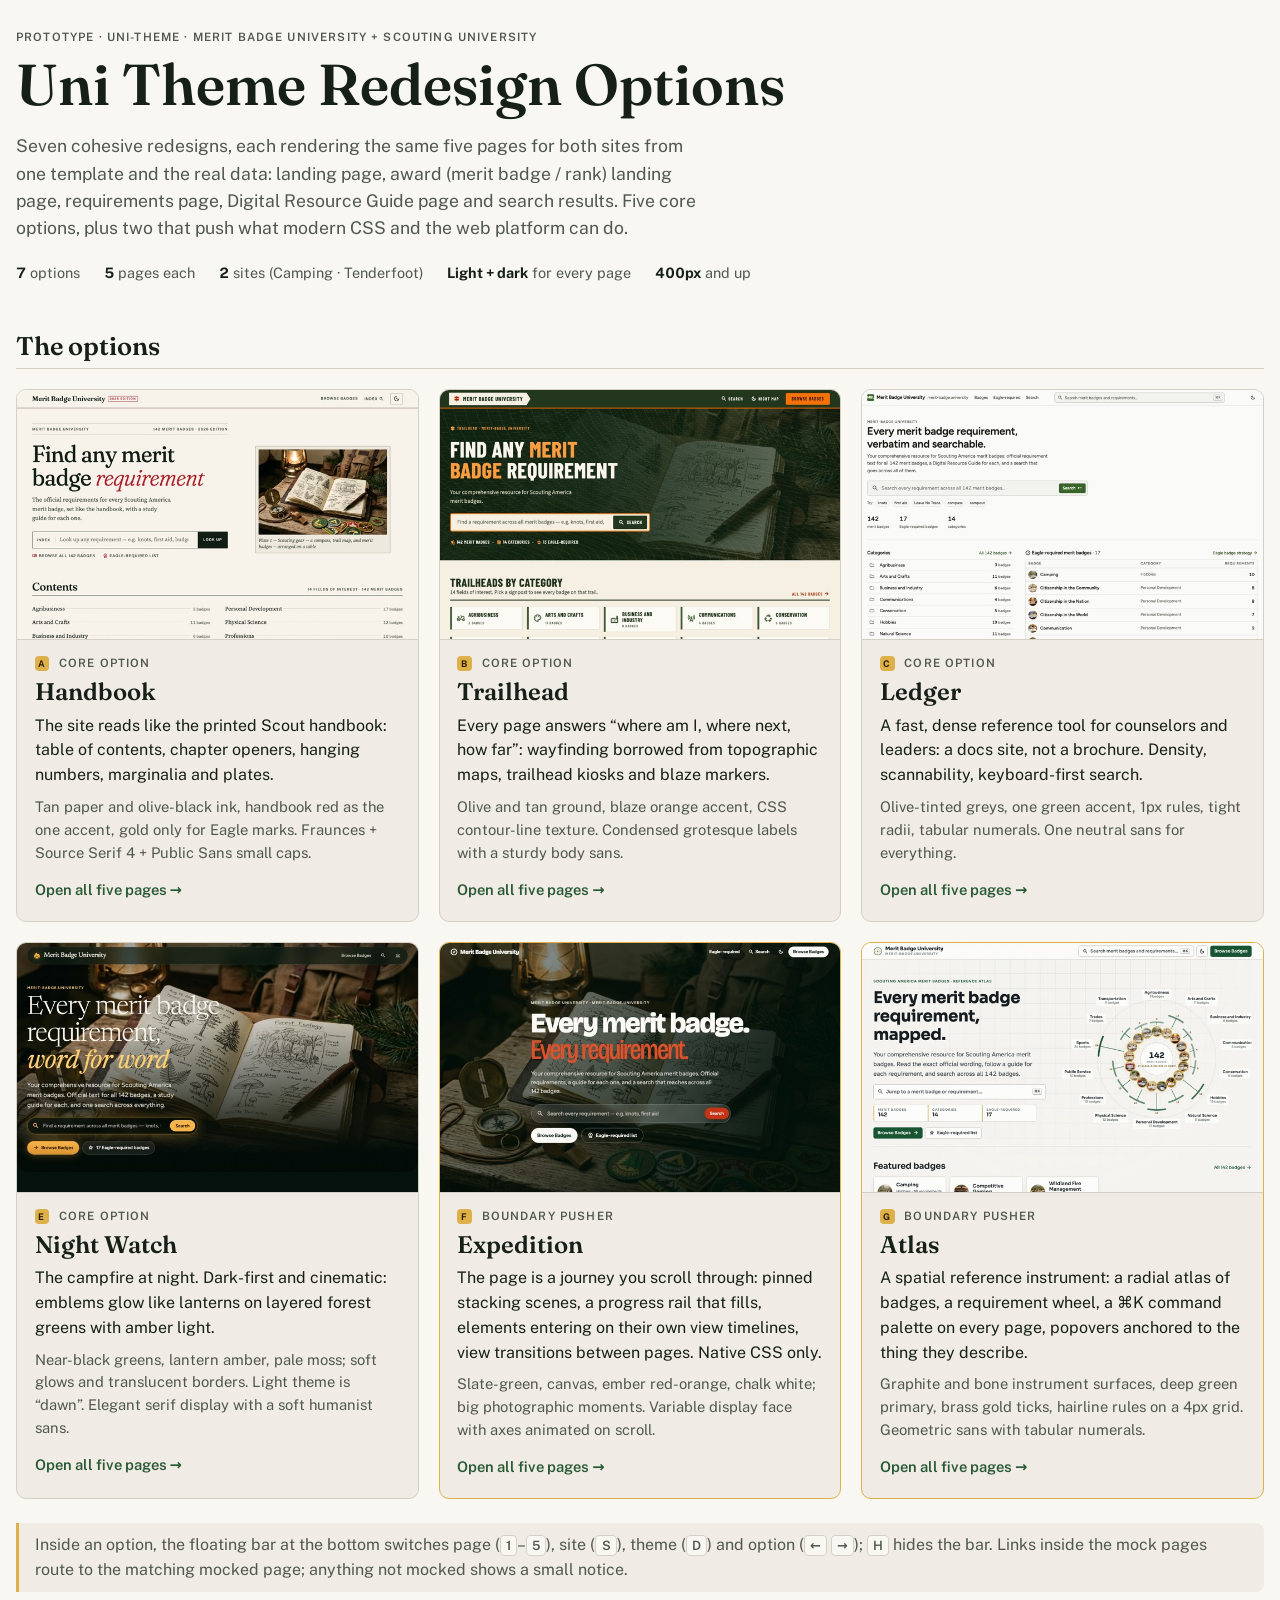
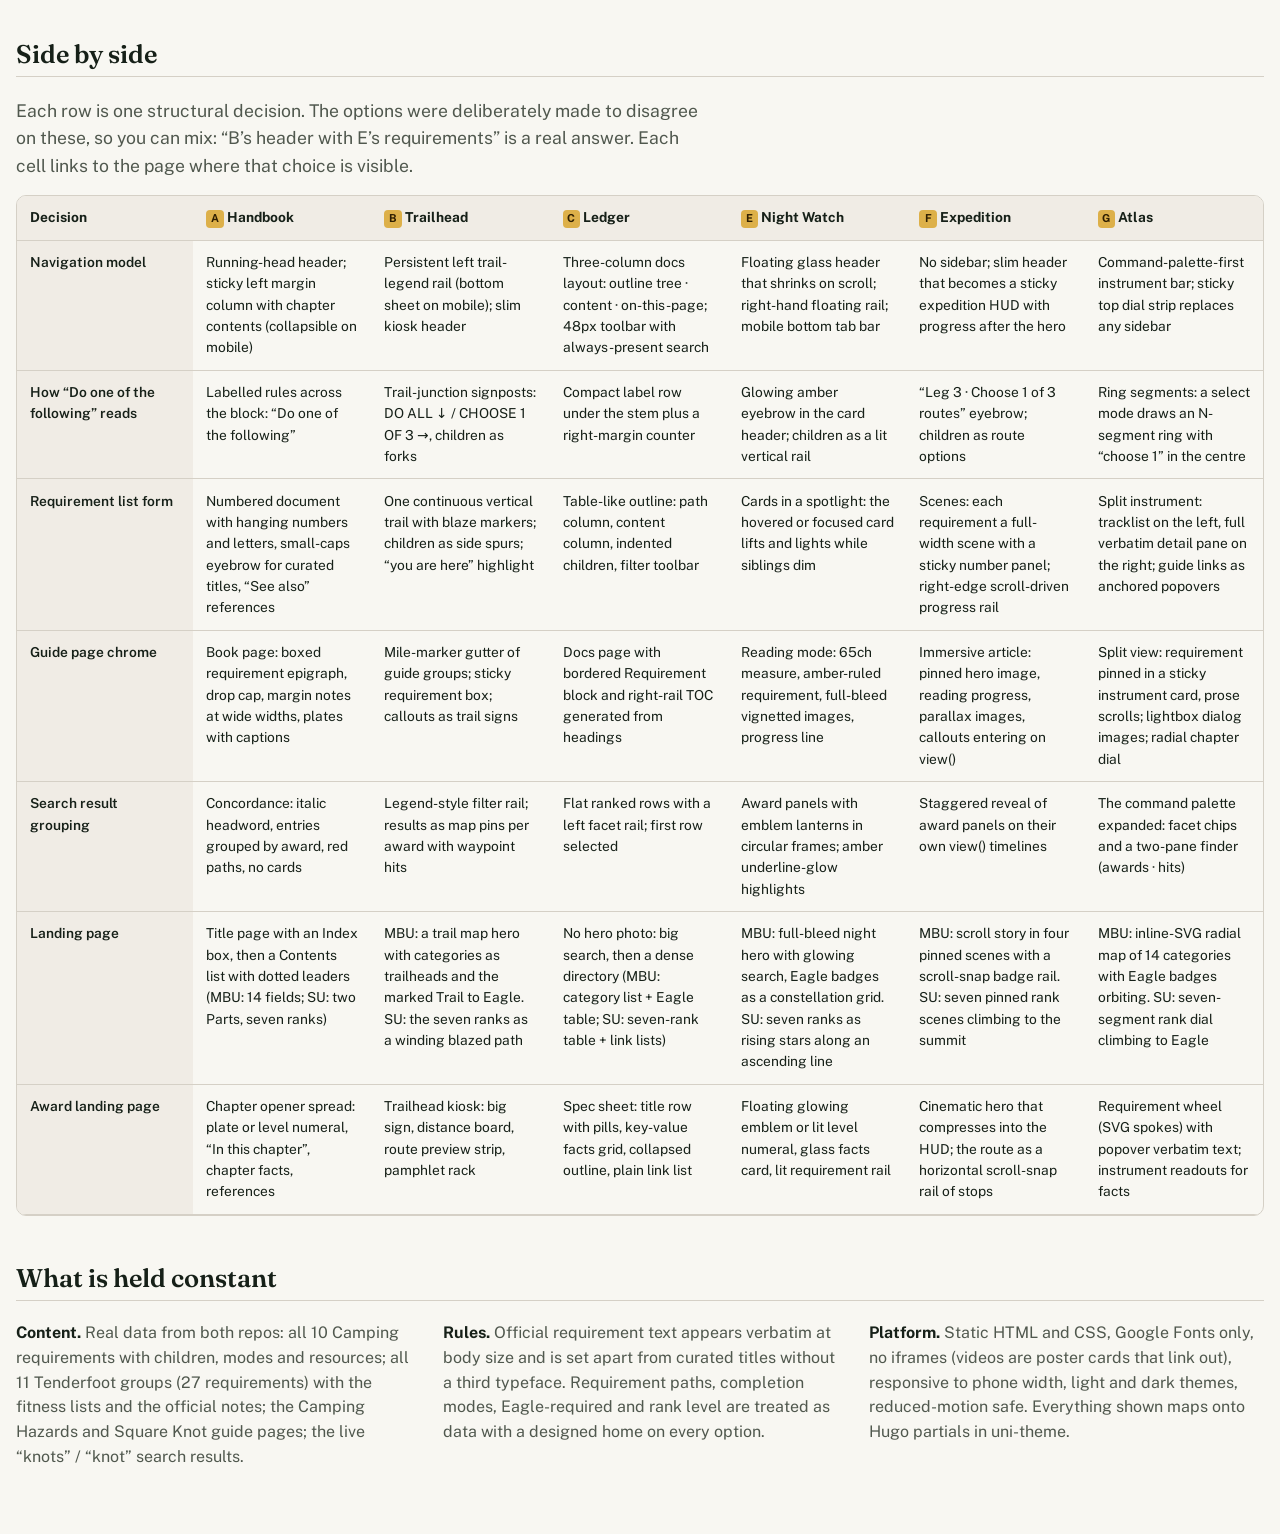
<file: docs/prototypes/redesign-2026-10/index.html>
<!doctype html>
<html lang="en"><head><meta charset="utf-8"><meta name="viewport" content="width=device-width, initial-scale=1, viewport-fit=cover">
<title>Uni Theme Redesign Options</title>
<meta name="claude:viewport-fit-sides" content="cover">
<link href="https://fonts.googleapis.com/css2?family=Fraunces:opsz,wght@9..144,400;9..144,600&family=Public+Sans:wght@400;500;600;700&display=swap" rel="stylesheet">
<style>
/* Gallery: 7 options × 5 pages × 2 sites. Tokens: bone ground, graphite ink, olive accent, gold key. Type: Fraunces display, Public Sans body. */
:root{--bg:oklch(0.975 0.006 86);--bg2:oklch(0.945 0.01 86);--fg:oklch(0.23 0.02 150);--fg2:oklch(0.45 0.02 140);--line:oklch(0.86 0.015 86);--accent:oklch(0.42 0.08 150);--key:oklch(0.78 0.13 85);--keyfg:oklch(0.25 0.05 80);--display:"Fraunces",Georgia,serif;--body:"Public Sans",system-ui,sans-serif;color-scheme:light}
@media (prefers-color-scheme:dark){:root:not([data-theme="light"]){--bg:oklch(0.19 0.012 150);--bg2:oklch(0.24 0.014 150);--fg:oklch(0.94 0.01 86);--fg2:oklch(0.74 0.012 86);--line:oklch(0.34 0.015 150);--accent:oklch(0.78 0.1 150);--key:oklch(0.80 0.12 85);--keyfg:oklch(0.22 0.05 80);color-scheme:dark}}
:root[data-theme="dark"]{--bg:oklch(0.19 0.012 150);--bg2:oklch(0.24 0.014 150);--fg:oklch(0.94 0.01 86);--fg2:oklch(0.74 0.012 86);--line:oklch(0.34 0.015 150);--accent:oklch(0.78 0.1 150);--key:oklch(0.80 0.12 85);--keyfg:oklch(0.22 0.05 80);color-scheme:dark}
*{box-sizing:border-box}
body{margin:0;background:var(--bg);color:var(--fg);font:400 1rem/1.55 var(--body);padding-block:2rem 4rem;padding-left:max(16px,env(safe-area-inset-left,0px));padding-right:max(16px,env(safe-area-inset-right,0px))}
.wrap{max-width:80rem;margin-inline:auto}
h1,h2,h3{font-family:var(--display);font-weight:600;line-height:1.1;margin:0;text-wrap:balance}
h1{font-size:clamp(2.2rem,5vw,3.6rem)}
.lead{max-width:62ch;color:var(--fg2);font-size:1.1rem;margin-block:1rem 0}
.meta{display:flex;gap:1.5rem;flex-wrap:wrap;margin-block:1.25rem 0;font-size:.9rem;color:var(--fg2)}
.meta b{color:var(--fg);font-variant-numeric:tabular-nums}
.key{display:inline-grid;place-items:center;min-width:1.6em;height:1.6em;padding-inline:.3em;border-radius:4px;background:var(--key);color:var(--keyfg);font:700 .8em/1 var(--body)}
section{margin-block-start:3rem}
section>h2{font-size:1.6rem;border-block-end:1px solid var(--line);padding-block-end:.5rem;margin-block-end:1.25rem}
.grid{display:grid;grid-template-columns:repeat(auto-fill,minmax(19rem,1fr));gap:1.25rem}
.card{display:grid;grid-template-rows:auto 1fr;border:1px solid var(--line);border-radius:10px;overflow:hidden;background:var(--bg2);color:inherit;text-decoration:none;min-width:0;transition:translate .15s,box-shadow .15s}
.card:hover,.card:focus-visible{translate:0 -2px;box-shadow:0 10px 30px oklch(0 0 0/.12);outline:none}
.card:focus-visible{box-shadow:0 0 0 3px var(--accent)}
.card--push{border-color:var(--key)}
.card__thumb{width:100%;height:auto;aspect-ratio:16/10;object-fit:cover;object-position:top;border-block-end:1px solid var(--line);background:var(--bg)}
.card__body{padding:1rem 1.1rem 1.2rem;display:grid;gap:.5rem;align-content:start}
.card__kicker{display:flex;gap:.6rem;align-items:center;font:600 .72rem/1 var(--body);letter-spacing:.1em;text-transform:uppercase;color:var(--fg2)}
.card h3{font-size:1.5rem}
.thesis{margin:0}
.look{margin:0;color:var(--fg2);font-size:.92rem}
.card__cta{margin-block-start:.4rem;color:var(--accent);font-weight:600;font-size:.92rem}
.howto{display:grid;grid-template-columns:repeat(auto-fit,minmax(16rem,1fr));gap:1rem 2rem;color:var(--fg2)}
.howto p{margin:0} .howto b{color:var(--fg)}
kbd{font:600 .8em/1 var(--body);border:1px solid var(--line);border-radius:4px;padding:.15em .4em;background:var(--bg)}
.tablewrap{overflow-x:auto;border:1px solid var(--line);border-radius:10px}
table{border-collapse:collapse;min-width:72rem;width:100%;font-size:.86rem}
th,td{text-align:start;vertical-align:top;padding:.7rem .8rem;border-block-end:1px solid var(--line);min-width:11rem}
thead th{background:var(--bg2);position:sticky;top:0;font-weight:700}
tbody th{font-weight:600;background:var(--bg2);position:sticky;left:0;min-width:11rem;max-width:14rem}
td a{color:inherit;text-decoration:none;display:block} td a:hover{color:var(--accent);text-decoration:underline}
.note{border-inline-start:3px solid var(--key);padding:.6rem 1rem;background:var(--bg2);border-radius:0 8px 8px 0;color:var(--fg2);margin-block-start:1.5rem}
.note p{margin:0}
img{max-width:100%}</style></head><body>
<div class="wrap">
<header>
  <p class="card__kicker" style="margin:0 0 .6rem">Prototype · uni-theme · Merit Badge University + Scouting University</p>
  <h1>Uni Theme Redesign Options</h1>
  <p class="lead">Seven cohesive redesigns, each rendering the same five pages for both sites from one template and the real data: landing page, award (merit badge / rank) landing page, requirements page, Digital Resource Guide page and search results. Five core options, plus two that push what modern CSS and the web platform can do.</p>
  <div class="meta"><span><b>7</b> options</span><span><b>5</b> pages each</span><span><b>2</b> sites (Camping · Tenderfoot)</span><span><b>Light + dark</b> for every page</span><span><b>400px</b> and up</span></div>
</header>
<section aria-labelledby="h-opts"><h2 id="h-opts">The options</h2>
<div class="grid">
<a class="card " href="option-a.html" id="opt-a">
  <img class="card__thumb" src="thumbs/option-a.jpg" alt="Home page of option A, Handbook" width="720" height="450" loading="lazy">
  <div class="card__body">
    <div class="card__kicker"><span class="key">A</span><span>Core option</span></div>
    <h3>Handbook</h3>
    <p class="thesis">The site reads like the printed Scout handbook: table of contents, chapter openers, hanging numbers, marginalia and plates.</p>
    <p class="look">Tan paper and olive-black ink, handbook red as the one accent, gold only for Eagle marks. Fraunces + Source Serif 4 + Public Sans small caps.</p>
    <span class="card__cta">Open all five pages →</span>
  </div>
</a>
<a class="card " href="option-b.html" id="opt-b">
  <img class="card__thumb" src="thumbs/option-b.jpg" alt="Home page of option B, Trailhead" width="720" height="450" loading="lazy">
  <div class="card__body">
    <div class="card__kicker"><span class="key">B</span><span>Core option</span></div>
    <h3>Trailhead</h3>
    <p class="thesis">Every page answers “where am I, where next, how far”: wayfinding borrowed from topographic maps, trailhead kiosks and blaze markers.</p>
    <p class="look">Olive and tan ground, blaze orange accent, CSS contour-line texture. Condensed grotesque labels with a sturdy body sans.</p>
    <span class="card__cta">Open all five pages →</span>
  </div>
</a>
<a class="card " href="option-c.html" id="opt-c">
  <img class="card__thumb" src="thumbs/option-c.jpg" alt="Home page of option C, Ledger" width="720" height="450" loading="lazy">
  <div class="card__body">
    <div class="card__kicker"><span class="key">C</span><span>Core option</span></div>
    <h3>Ledger</h3>
    <p class="thesis">A fast, dense reference tool for counselors and leaders: a docs site, not a brochure. Density, scannability, keyboard-first search.</p>
    <p class="look">Olive-tinted greys, one green accent, 1px rules, tight radii, tabular numerals. One neutral sans for everything.</p>
    <span class="card__cta">Open all five pages →</span>
  </div>
</a>
<a class="card " href="option-e.html" id="opt-e">
  <img class="card__thumb" src="thumbs/option-e.jpg" alt="Home page of option E, Night Watch" width="720" height="450" loading="lazy">
  <div class="card__body">
    <div class="card__kicker"><span class="key">E</span><span>Core option</span></div>
    <h3>Night Watch</h3>
    <p class="thesis">The campfire at night. Dark-first and cinematic: emblems glow like lanterns on layered forest greens with amber light.</p>
    <p class="look">Near-black greens, lantern amber, pale moss; soft glows and translucent borders. Light theme is “dawn”. Elegant serif display with a soft humanist sans.</p>
    <span class="card__cta">Open all five pages →</span>
  </div>
</a>
<a class="card card--push" href="option-f.html" id="opt-f">
  <img class="card__thumb" src="thumbs/option-f.jpg" alt="Home page of option F, Expedition" width="720" height="450" loading="lazy">
  <div class="card__body">
    <div class="card__kicker"><span class="key">F</span><span>Boundary pusher</span></div>
    <h3>Expedition</h3>
    <p class="thesis">The page is a journey you scroll through: pinned stacking scenes, a progress rail that fills, elements entering on their own view timelines, view transitions between pages. Native CSS only.</p>
    <p class="look">Slate-green, canvas, ember red-orange, chalk white; big photographic moments. Variable display face with axes animated on scroll.</p>
    <span class="card__cta">Open all five pages →</span>
  </div>
</a>
<a class="card card--push" href="option-g.html" id="opt-g">
  <img class="card__thumb" src="thumbs/option-g.jpg" alt="Home page of option G, Atlas" width="720" height="450" loading="lazy">
  <div class="card__body">
    <div class="card__kicker"><span class="key">G</span><span>Boundary pusher</span></div>
    <h3>Atlas</h3>
    <p class="thesis">A spatial reference instrument: a radial atlas of badges, a requirement wheel, a ⌘K command palette on every page, popovers anchored to the thing they describe.</p>
    <p class="look">Graphite and bone instrument surfaces, deep green primary, brass gold ticks, hairline rules on a 4px grid. Geometric sans with tabular numerals.</p>
    <span class="card__cta">Open all five pages →</span>
  </div>
</a></div>
<div class="note"><p>Inside an option, the floating bar at the bottom switches page (<kbd>1</kbd>–<kbd>5</kbd>), site (<kbd>S</kbd>), theme (<kbd>D</kbd>) and option (<kbd>←</kbd> <kbd>→</kbd>); <kbd>H</kbd> hides the bar. Links inside the mock pages route to the matching mocked page; anything not mocked shows a small notice.</p></div>
</section>
<section aria-labelledby="h-matrix"><h2 id="h-matrix">Side by side</h2>
<p class="lead" style="margin-block-end:1rem">Each row is one structural decision. The options were deliberately made to disagree on these, so you can mix: “B’s header with E’s requirements” is a real answer. Each cell links to the page where that choice is visible.</p>
<div class="tablewrap"><table><thead><tr><th scope="col">Decision</th><th scope="col"><span class="key">A</span> Handbook</th><th scope="col"><span class="key">B</span> Trailhead</th><th scope="col"><span class="key">C</span> Ledger</th><th scope="col"><span class="key">E</span> Night Watch</th><th scope="col"><span class="key">F</span> Expedition</th><th scope="col"><span class="key">G</span> Atlas</th></tr></thead><tbody><tr><th scope="row">Navigation model</th><td><a href="option-a.html#award">Running-head header; sticky left margin column with chapter contents (collapsible on mobile)</a></td><td><a href="option-b.html#award">Persistent left trail-legend rail (bottom sheet on mobile); slim kiosk header</a></td><td><a href="option-c.html#award">Three-column docs layout: outline tree · content · on-this-page; 48px toolbar with always-present search</a></td><td><a href="option-e.html#award">Floating glass header that shrinks on scroll; right-hand floating rail; mobile bottom tab bar</a></td><td><a href="option-f.html#award">No sidebar; slim header that becomes a sticky expedition HUD with progress after the hero</a></td><td><a href="option-g.html#award">Command-palette-first instrument bar; sticky top dial strip replaces any sidebar</a></td></tr><tr><th scope="row">How “Do one of the following” reads</th><td><a href="option-a.html#requirements">Labelled rules across the block: “Do one of the following”</a></td><td><a href="option-b.html#requirements">Trail-junction signposts: DO ALL ↓ / CHOOSE 1 OF 3 →, children as forks</a></td><td><a href="option-c.html#requirements">Compact label row under the stem plus a right-margin counter</a></td><td><a href="option-e.html#requirements">Glowing amber eyebrow in the card header; children as a lit vertical rail</a></td><td><a href="option-f.html#requirements">“Leg 3 · Choose 1 of 3 routes” eyebrow; children as route options</a></td><td><a href="option-g.html#requirements">Ring segments: a select mode draws an N-segment ring with “choose 1” in the centre</a></td></tr><tr><th scope="row">Requirement list form</th><td><a href="option-a.html#requirements">Numbered document with hanging numbers and letters, small-caps eyebrow for curated titles, “See also” references</a></td><td><a href="option-b.html#requirements">One continuous vertical trail with blaze markers; children as side spurs; “you are here” highlight</a></td><td><a href="option-c.html#requirements">Table-like outline: path column, content column, indented children, filter toolbar</a></td><td><a href="option-e.html#requirements">Cards in a spotlight: the hovered or focused card lifts and lights while siblings dim</a></td><td><a href="option-f.html#requirements">Scenes: each requirement a full-width scene with a sticky number panel; right-edge scroll-driven progress rail</a></td><td><a href="option-g.html#requirements">Split instrument: tracklist on the left, full verbatim detail pane on the right; guide links as anchored popovers</a></td></tr><tr><th scope="row">Guide page chrome</th><td><a href="option-a.html#guide">Book page: boxed requirement epigraph, drop cap, margin notes at wide widths, plates with captions</a></td><td><a href="option-b.html#guide">Mile-marker gutter of guide groups; sticky requirement box; callouts as trail signs</a></td><td><a href="option-c.html#guide">Docs page with bordered Requirement block and right-rail TOC generated from headings</a></td><td><a href="option-e.html#guide">Reading mode: 65ch measure, amber-ruled requirement, full-bleed vignetted images, progress line</a></td><td><a href="option-f.html#guide">Immersive article: pinned hero image, reading progress, parallax images, callouts entering on view()</a></td><td><a href="option-g.html#guide">Split view: requirement pinned in a sticky instrument card, prose scrolls; lightbox dialog images; radial chapter dial</a></td></tr><tr><th scope="row">Search result grouping</th><td><a href="option-a.html#search">Concordance: italic headword, entries grouped by award, red paths, no cards</a></td><td><a href="option-b.html#search">Legend-style filter rail; results as map pins per award with waypoint hits</a></td><td><a href="option-c.html#search">Flat ranked rows with a left facet rail; first row selected</a></td><td><a href="option-e.html#search">Award panels with emblem lanterns in circular frames; amber underline-glow highlights</a></td><td><a href="option-f.html#search">Staggered reveal of award panels on their own view() timelines</a></td><td><a href="option-g.html#search">The command palette expanded: facet chips and a two-pane finder (awards · hits)</a></td></tr><tr><th scope="row">Landing page</th><td><a href="option-a.html#home">Title page with an Index box, then a Contents list with dotted leaders (MBU: 14 fields; SU: two Parts, seven ranks)</a></td><td><a href="option-b.html#home">MBU: a trail map hero with categories as trailheads and the marked Trail to Eagle. SU: the seven ranks as a winding blazed path</a></td><td><a href="option-c.html#home">No hero photo: big search, then a dense directory (MBU: category list + Eagle table; SU: seven-rank table + link lists)</a></td><td><a href="option-e.html#home">MBU: full-bleed night hero with glowing search, Eagle badges as a constellation grid. SU: seven ranks as rising stars along an ascending line</a></td><td><a href="option-f.html#home">MBU: scroll story in four pinned scenes with a scroll-snap badge rail. SU: seven pinned rank scenes climbing to the summit</a></td><td><a href="option-g.html#home">MBU: inline-SVG radial map of 14 categories with Eagle badges orbiting. SU: seven-segment rank dial climbing to Eagle</a></td></tr><tr><th scope="row">Award landing page</th><td><a href="option-a.html#award">Chapter opener spread: plate or level numeral, “In this chapter”, chapter facts, references</a></td><td><a href="option-b.html#award">Trailhead kiosk: big sign, distance board, route preview strip, pamphlet rack</a></td><td><a href="option-c.html#award">Spec sheet: title row with pills, key-value facts grid, collapsed outline, plain link list</a></td><td><a href="option-e.html#award">Floating glowing emblem or lit level numeral, glass facts card, lit requirement rail</a></td><td><a href="option-f.html#award">Cinematic hero that compresses into the HUD; the route as a horizontal scroll-snap rail of stops</a></td><td><a href="option-g.html#award">Requirement wheel (SVG spokes) with popover verbatim text; instrument readouts for facts</a></td></tr></tbody></table></div>
</section>
<section aria-labelledby="h-how"><h2 id="h-how">What is held constant</h2>
<div class="howto">
<p><b>Content.</b> Real data from both repos: all 10 Camping requirements with children, modes and resources; all 11 Tenderfoot groups (27 requirements) with the fitness lists and the official notes; the Camping Hazards and Square Knot guide pages; the live “knots” / “knot” search results.</p>
<p><b>Rules.</b> Official requirement text appears verbatim at body size and is set apart from curated titles without a third typeface. Requirement paths, completion modes, Eagle-required and rank level are treated as data with a designed home on every option.</p>
<p><b>Platform.</b> Static HTML and CSS, Google Fonts only, no iframes (videos are poster cards that link out), responsive to phone width, light and dark themes, reduced-motion safe. Everything shown maps onto Hugo partials in uni-theme.</p>
</div>
</section>
</div>
</body></html>
</file>
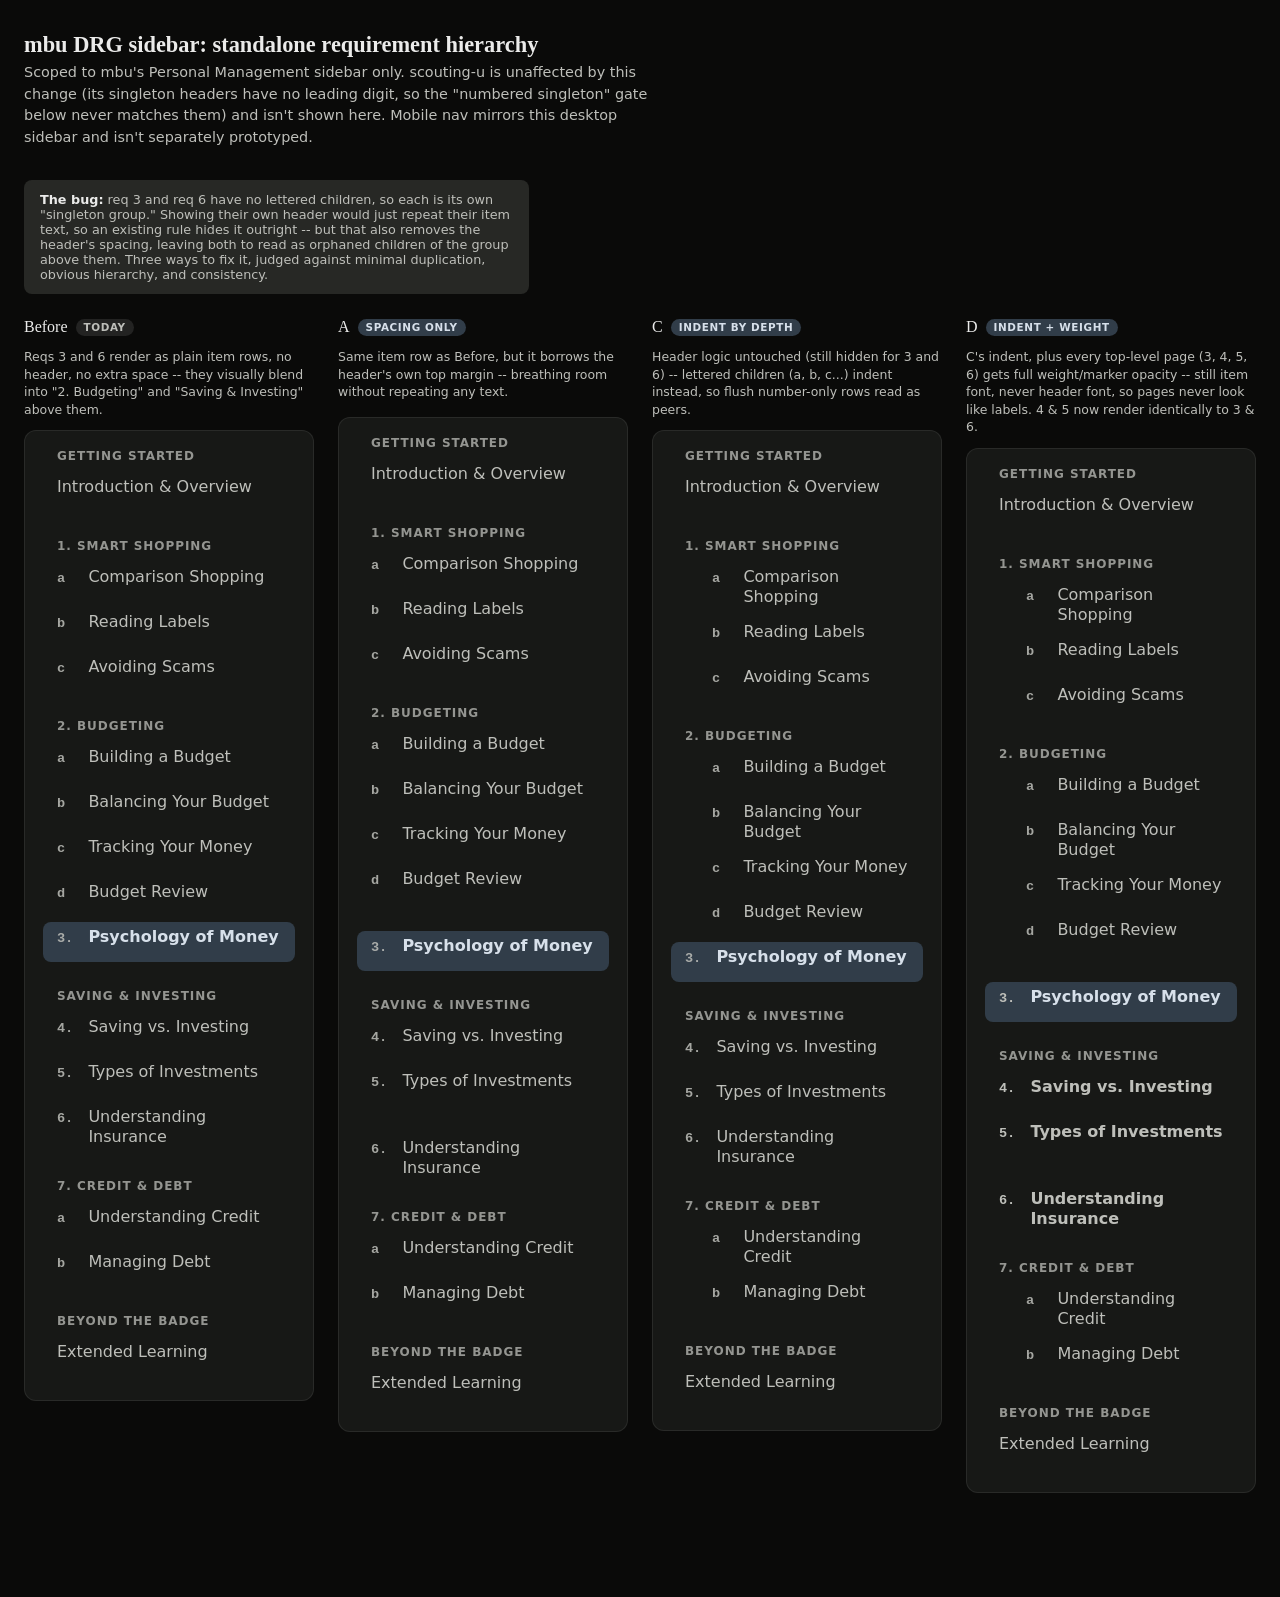
<file: PROTOTYPE-sidebar-hierarchy.html>
<!--
  PROTOTYPE - throwaway, not production code.

  Question: how should a standalone top-level DRG requirement (no
  lettered children, e.g. "3. Psychology of Money") visually separate
  itself from the preceding lettered group in the sidebar, given that
  showing its own group-title header would just repeat its own item
  text? Four static columns -- Before, A, C, D -- mbu's Personal
  Management sidebar only, styled with uni-theme's real drg.css
  sidebar tokens/classes.

  A header-link variant (B: render the singleton itself in header
  typography) was tried and dropped -- it made "3" match "2. BUDGETING"
  but then mismatch "4"/"5", which are the same kind of thing (a
  top-level requirement page) as "3". D is the fix for that: type
  (header vs. page) stays typography; depth (top-level vs. child) is
  indent + weight, applied uniformly to every numbered top-level page
  whether or not a thematic header sits above it.

  Run: open this file directly in a browser (double-click), or
  `open PROTOTYPE-sidebar-hierarchy.html`.

  Data: real sidebar content from mbu's personal-management badge,
  currently live. scouting-u is out of scope -- its singleton headers
  have no leading digit, so this fix's gate never matches them.
-->
<!doctype html>
<html lang="en">
<head>
<meta charset="utf-8" />
<title>DRG sidebar hierarchy prototype</title>
<style>
  :root {
    --surface: #171816;
    --surface-raised: #272825;
    --surface-sunken: #0d0d0c;
    --on-surface: #ebebea;
    --on-surface-muted: #bebfba;
    --secondary-container: #313d49;
    --on-secondary-container: #d7e0ea;
    --space-3xs: 0.3125rem;
    --space-2xs: 0.5625rem;
    --space-xs: 0.875rem;
    --space-s: 1.125rem;
    --space-m: 1.6875rem;
    --radius-md: 0.5rem;
    --font-body: "Inter", system-ui, sans-serif;
    --font-display: "Literata", Georgia, serif;
  }
  * { box-sizing: border-box; }
  body {
    margin: 0;
    background: #0a0a09;
    color: var(--on-surface);
    font-family: var(--font-body);
    padding: 2rem 1.5rem 6rem;
  }
  h1 {
    font-family: var(--font-display);
    font-size: 1.4rem;
    margin: 0 0 0.25rem;
  }
  .intro {
    color: var(--on-surface-muted);
    max-width: 70ch;
    margin: 0 0 2rem;
    font-size: 0.9rem;
    line-height: 1.5;
  }
  .columns {
    display: grid;
    grid-template-columns: repeat(4, minmax(240px, 290px));
    gap: 1.5rem;
    overflow-x: auto;
    padding-bottom: 0.5rem;
  }
  .col-heading {
    font-family: var(--font-display);
    font-size: 1rem;
    color: var(--on-surface);
    margin: 0 0 0.75rem;
    display: flex;
    align-items: center;
    gap: 0.5rem;
  }
  .col-heading .tag {
    font-family: var(--font-body);
    font-size: 0.65rem;
    text-transform: uppercase;
    letter-spacing: 0.06em;
    font-weight: 700;
    padding: 0.15rem 0.5rem;
    border-radius: 999px;
  }
  .col-before .tag { background: rgba(255,255,255,0.1); color: var(--on-surface-muted); }
  .col-variant .tag { background: var(--secondary-container); color: var(--on-secondary-container); }
  .col-note {
    font-size: 0.78rem;
    color: var(--on-surface-muted);
    line-height: 1.4;
    margin: 0 0 0.75rem;
    min-height: 4.5em;
  }
  .sidebar {
    background: var(--surface);
    border: 1px solid rgba(255,255,255,0.08);
    border-radius: 0.75rem;
    padding: var(--space-s);
  }

  /* --- real drg.css sidebar rules (copied from assets/css/pages/drg.css) --- */
  .req-nav { list-style: none; padding: 0; margin: 0; }
  .req-nav__item { margin-bottom: var(--space-3xs); }
  .req-nav__link {
    display: flex;
    align-items: baseline;
    gap: var(--space-3xs);
    min-height: 40px;
    padding-inline: var(--space-xs);
    padding-block: var(--space-3xs);
    border-radius: var(--radius-md);
    color: var(--on-surface-muted);
    text-decoration: none;
    font-weight: 500;
    font-size: 1rem;
    line-height: 1.25;
  }
  .req-nav__link:hover { background-color: var(--surface-sunken); color: var(--on-surface); }
  .req-nav__link--active {
    background-color: var(--secondary-container);
    color: var(--on-secondary-container);
    font-weight: 700;
  }
  .req-nav__group-title {
    display: block;
    font-size: 0.75rem;
    text-transform: uppercase;
    letter-spacing: 0.08em;
    color: var(--on-surface-muted);
    opacity: 0.75;
    margin-top: var(--space-m);
    margin-bottom: var(--space-2xs);
    padding-left: var(--space-xs);
    font-weight: 700;
  }
  .req-nav__group-title:first-child { margin-top: 0; }
  .req-nav__marker {
    display: inline-flex;
    align-items: center;
    font-variant-numeric: tabular-nums;
    font-family: monospace;
    font-size: 0.85em;
    font-weight: 700;
    color: var(--on-surface-muted);
    opacity: 0.85;
    min-width: 1.65rem;
    flex-shrink: 0;
    letter-spacing: -0.02em;
  }
  .req-nav__label { flex: 1; }

  /* --- Variant A: singleton stays an item row (no header), but borrows
     the header's own top margin so it still reads as a new section
     starting instead of a continuation of the previous group. --- */
  [data-variant="A"] .req-nav__item--singleton { margin-top: var(--space-m); }

  /* --- Variant C: header logic is untouched (numbered singletons stay
     hidden, exactly like Before) -- instead, every LETTERED child
     indents, so number-only top-level rows read as peers by staying
     flush with the sidebar edge. --- */
  [data-variant="C"] .req-nav__item--lettered .req-nav__link,
  [data-variant="D"] .req-nav__item--lettered .req-nav__link {
    padding-inline-start: calc(var(--space-xs) + var(--space-m));
  }

  /* --- Variant D: C's indent, plus a type/depth split. Type (header vs
     page) stays typography; depth (top-level vs child) is indent AND
     weight. Every row with a NUMBER marker -- 3, 4, 5, 6 -- is a full
     top-level requirement page, whether or not a thematic header
     happens to sit above it, so they all get the same emphasis: full
     weight, full-opacity marker. Still sentence-case, still the item
     font size -- heavier, not header-styled, so a page never reads as
     a label. Lettered children keep the lighter child weight. --- */
  [data-variant="D"] .req-nav__item--toplevel .req-nav__link { font-weight: 700; }
  [data-variant="D"] .req-nav__item--toplevel .req-nav__marker { opacity: 1; }
  [data-variant="D"] .req-nav__item--singleton { margin-top: var(--space-m); }

  .caption {
    font-size: 0.8rem;
    color: var(--on-surface-muted);
    background: var(--surface-raised);
    border-radius: 0.5rem;
    padding: 0.75rem 1rem;
    margin: 0 0 1.5rem;
    max-width: 62ch;
  }
  .caption b { color: var(--on-surface); }
</style>
</head>
<body>

<h1>mbu DRG sidebar: standalone requirement hierarchy</h1>
<p class="intro">
  Scoped to mbu's Personal Management sidebar only. scouting-u is
  unaffected by this change (its singleton headers have no leading
  digit, so the "numbered singleton" gate below never matches them)
  and isn't shown here. Mobile nav mirrors this desktop sidebar and
  isn't separately prototyped.
</p>

<div class="caption">
  <b>The bug:</b> req 3 and req 6 have no lettered children, so each is
  its own "singleton group." Showing their own header would just repeat
  their item text, so an existing rule hides it outright -- but that
  also removes the header's spacing, leaving both to read as orphaned
  children of the group above them. Three ways to fix it, judged
  against minimal duplication, obvious hierarchy, and consistency.
</div>

<div class="columns">
  <div class="col-before">
    <p class="col-heading">Before <span class="tag">today</span></p>
    <p class="col-note">Reqs 3 and 6 render as plain item rows, no header, no extra space -- they visually blend into "2. Budgeting" and "Saving &amp; Investing" above them.</p>
    <nav class="sidebar" id="col-before"></nav>
  </div>
  <div class="col-variant">
    <p class="col-heading">A <span class="tag">spacing only</span></p>
    <p class="col-note">Same item row as Before, but it borrows the header's own top margin -- breathing room without repeating any text.</p>
    <nav class="sidebar" id="col-a"></nav>
  </div>
  <div class="col-variant">
    <p class="col-heading">C <span class="tag">indent by depth</span></p>
    <p class="col-note">Header logic untouched (still hidden for 3 and 6) -- lettered children (a, b, c...) indent instead, so flush number-only rows read as peers.</p>
    <nav class="sidebar" id="col-c"></nav>
  </div>
  <div class="col-variant">
    <p class="col-heading">D <span class="tag">indent + weight</span></p>
    <p class="col-note">C's indent, plus every top-level page (3, 4, 5, 6) gets full weight/marker opacity -- still item font, never header font, so pages never look like labels. 4 &amp; 5 now render identically to 3 &amp; 6.</p>
    <nav class="sidebar" id="col-d"></nav>
  </div>
</div>

<script>
// mbu Personal Management sidebar, real content. Each group: { title, items }.
// items.length > 1 => ordinary group, header always shown, unchanged by
// this fix. items.length === 1 AND title starts with a digit => the
// "numbered singleton" set 191ad0c already hides the header for -- that
// exact gate is what "after" repurposes into a header-link instead.
const GROUPS = [
  { title: "Getting Started", items: [{ label: "Introduction &amp; Overview" }] },
  { title: "1. Smart Shopping", items: [
    { marker: "a", label: "Comparison Shopping" },
    { marker: "b", label: "Reading Labels" },
    { marker: "c", label: "Avoiding Scams" },
  ]},
  { title: "2. Budgeting", items: [
    { marker: "a", label: "Building a Budget" },
    { marker: "b", label: "Balancing Your Budget" },
    { marker: "c", label: "Tracking Your Money" },
    { marker: "d", label: "Budget Review" },
  ]},
  { title: "3. Psychology of Money", numberedSingleton: true,
    items: [{ marker: "3.", label: "Psychology of Money", active: true }] },
  { title: "Saving &amp; Investing", items: [
    { marker: "4.", label: "Saving vs. Investing" },
    { marker: "5.", label: "Types of Investments" },
  ]},
  { title: "6. Insurance", numberedSingleton: true,
    items: [{ marker: "6.", label: "Understanding Insurance" }] },
  { title: "7. Credit &amp; Debt", items: [
    { marker: "a", label: "Understanding Credit" },
    { marker: "b", label: "Managing Debt" },
  ]},
  { title: "Beyond the Badge", items: [{ label: "Extended Learning" }] },
];

function isLetterMarker(marker) {
  return !!marker && /^[a-zA-Z]\.?$/.test(marker);
}
// A numbered marker (3., 4., 5., 6.) names a full top-level requirement
// page -- true whether or not a thematic header happens to sit above
// it (4 and 5 do, via "Saving & Investing"; 3 and 6 don't, today).
// Markerless nav-only rows (Introduction, Extended Learning) are
// neither -- they were never part of the numbering, so they sit out.
function isTopLevelPage(marker) {
  return !!marker && !isLetterMarker(marker);
}

function itemRow(item, { indentLetters, weightTopLevel, extraMarginOnSingleton, isSingleton }) {
  const classes = ["req-nav__item"];
  if (isSingleton && extraMarginOnSingleton) classes.push("req-nav__item--singleton");
  if (indentLetters && isLetterMarker(item.marker)) classes.push("req-nav__item--lettered");
  if (weightTopLevel && isTopLevelPage(item.marker)) classes.push("req-nav__item--toplevel");
  const linkClass = "req-nav__link" + (item.active ? " req-nav__link--active" : "");
  const marker = item.marker ? `<span class="req-nav__marker">${item.marker}</span>` : "";
  return `<li class="${classes.join(" ")}"><a class="${linkClass}" href="#">${marker}<span class="req-nav__label">${item.label}</span></a></li>`;
}

// Before / A / C / D all keep the header hidden for a numbered
// singleton and render an item row underneath -- they differ only in
// which extra treatment that row (and its siblings) gets.
function renderVariant(groups, opts) {
  let html = "";
  for (const g of groups) {
    if (!g.numberedSingleton) html += `<li class="req-nav__group-title">${g.title}</li>`;
    for (const item of g.items) html += itemRow(item, { ...opts, isSingleton: !!g.numberedSingleton });
  }
  return html;
}

function mount(id, variant, innerHtml) {
  document.getElementById(id).innerHTML = `<ul class="req-nav" data-variant="${variant}">${innerHtml}</ul>`;
}

mount("col-before", "before", renderVariant(GROUPS, {}));
mount("col-a", "A", renderVariant(GROUPS, { extraMarginOnSingleton: true }));
mount("col-c", "C", renderVariant(GROUPS, { indentLetters: true }));
mount("col-d", "D", renderVariant(GROUPS, { indentLetters: true, weightTopLevel: true, extraMarginOnSingleton: true }));
</script>
</body>
</html>
</file>
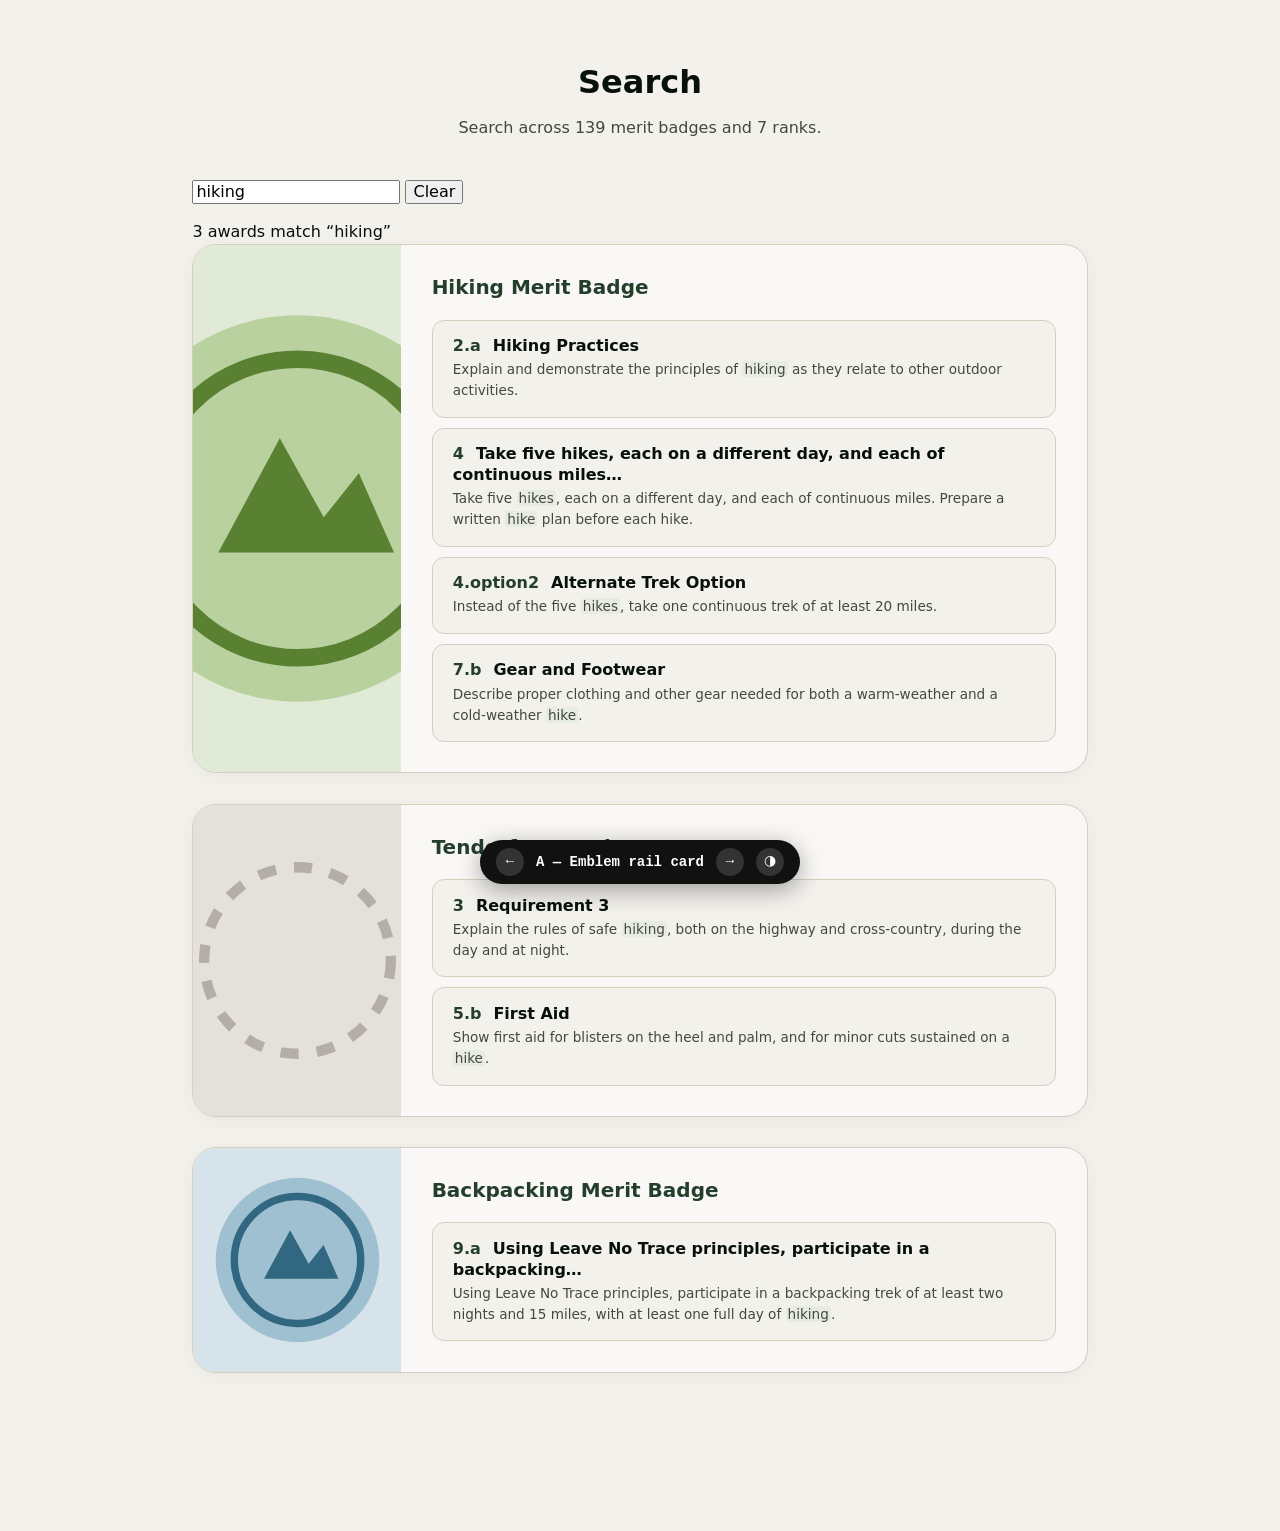
<file: prototypes/unified-search-display.prototype.html>
<!doctype html>
<!--
  THROWAWAY PROTOTYPE — uni-theme#12 (part of map #6).
  Not production code. Lives on branch prototype/unified-search-display.

  Question: what should the unified award search-results display look like?
  Three structurally different variants of the SAME settled information
  hierarchy (map #6, "Settled at charting"), switchable via ?variant=A|B|C
  and the floating bar at the bottom.

  Settled, and therefore identical in all three variants:
    - Results group by Award. The award panel is NOT fully clickable.
    - Award title + emblem link to the award page. Award excerpt is inert.
    - Each matching Requirement is its own sub-panel, clickable as a whole,
      targeting the requirement's anchor.
    - Award title carries a render-time site suffix ("Merit Badge", "Rank").
    - Requirement sub-panel reads "«path» «title»"; path derived at render
      time from the sub-result anchor, never indexed.
    - Emblem comes from Pagefind `image` meta, with a site placeholder.

  Up for reaction: layout, density, where the emblem sits, how loud the
  path is, whether the award excerpt earns its space at all.

  Open in a browser directly:  open prototypes/unified-search-display.prototype.html
-->
<html lang="en" class="theme-v2">
  <head>
    <meta charset="utf-8" />
    <meta name="viewport" content="width=device-width, initial-scale=1" />
    <title>PROTOTYPE — unified award search results (uni-theme#12)</title>

    <!-- Real theme tokens, so density and colour are honest. Fonts fall
         back to system faces (the woff2 files are served by Hugo). -->
    <link rel="stylesheet" href="../assets/css/colors.css" />
    <link rel="stylesheet" href="../assets/css/tokens-v2.css" />
    <link rel="stylesheet" href="../assets/css/spacing.css" />
    <link rel="stylesheet" href="../assets/css/base.css" />
    <link rel="stylesheet" href="../assets/css/components/search.css" />

    <style id="prototype-styles">
      /* ---- prototype chrome (not part of the design under review) ---- */
      body {
        background: var(--surface);
        color: var(--on-surface);
        font-family: var(--font-body);
        margin: 0;
      }
      .proto-page {
        max-width: 60rem;
        margin: 0 auto;
        padding: var(--space-l) var(--space-m) 8rem;
        container-type: inline-size;
      }
      .proto-switcher {
        position: fixed;
        inset-block-end: 1rem;
        inset-inline-start: 50%;
        translate: -50% 0;
        display: flex;
        align-items: center;
        gap: 0.75rem;
        padding: 0.5rem 1rem;
        border-radius: 999px;
        background: #111;
        color: #fff;
        box-shadow: 0 6px 24px rgb(0 0 0 / 35%);
        font: 600 0.875rem/1 ui-monospace, monospace;
        z-index: 99;
      }
      .proto-switcher button {
        background: #333;
        color: #fff;
        border: 0;
        border-radius: 999px;
        width: 1.75rem;
        height: 1.75rem;
        cursor: pointer;
        font-size: 0.875rem;
      }
      #proto-label {
        min-width: 18ch;
        text-align: center;
      }

      /* ---- shared across variants: nothing but the emblem placeholder ---- */
      .award-result__emblem {
        text-decoration: none;
      }
      /* The site-configured placeholder: deliberately drab and ring-only, so
         a missing emblem reads as "slot reserved", not as real art. This is
         the common case on scouting-u until the rank art is backfilled. */
      .emblem--placeholder {
        display: block;
        background: var(--surface-sunken);
      }
      mark {
        background: var(--accent-container);
        color: var(--on-accent-container);
        padding: 0 0.2em;
        border-radius: 0.2rem;
        font-weight: 600;
        box-decoration-break: clone;
      }

      /* =====================================================================
         VARIANT A — "Emblem rail card"
         mbu's card today, corrected: the whole card is NOT a link. Only the
         emblem and the award title are. Requirements are bordered tiles.
         ===================================================================== */
      .v-a .award-result {
        display: flex;
        align-items: stretch;
        background: var(--surface-raised);
        border: 1px solid var(--outline-variant);
        border-radius: var(--radius-xl);
        box-shadow: var(--shadow-card);
        overflow: hidden;
        margin-block-end: var(--space-m);
      }
      .v-a .award-result__emblem {
        flex: 0 0 26%;
        max-width: 13rem;
        position: relative;
        background: var(--surface-sunken);
      }
      .v-a .award-result__emblem img,
      .v-a .award-result__emblem .emblem--placeholder {
        position: absolute;
        inset: 0;
        width: 100%;
        height: 100%;
        object-fit: cover;
      }
      .v-a .award-result__body {
        flex: 1;
        min-width: 0;
        padding: var(--space-m);
      }
      .v-a .award-result__title {
        margin: 0 0 var(--space-2xs);
        font-size: var(--step-1, 1.25rem);
        line-height: 1.2;
      }
      .v-a .award-result__title a {
        color: var(--accent);
        font-weight: 700;
        text-decoration: none;
      }
      .v-a .award-result__title a:hover {
        text-decoration: underline;
        text-underline-offset: 3px;
      }
      .v-a .award-result__excerpt {
        margin: 0;
        color: var(--on-surface-muted);
        font-size: var(--step--1, 0.9rem);
        line-height: 1.65;
      }
      .v-a .award-result__requirements {
        list-style: none;
        margin: var(--space-s) 0 0;
        padding: 0;
        display: flex;
        flex-direction: column;
        gap: var(--space-2xs);
      }
      .v-a .requirement-result {
        position: relative;
        border: 1px solid var(--outline-variant);
        border-radius: var(--radius-lg);
        padding: var(--space-xs) var(--space-s);
        background: var(--surface);
        transition:
          border-color 0.15s ease,
          background 0.15s ease;
      }
      .v-a .requirement-result:hover {
        border-color: var(--accent);
        background: var(--accent-wash);
      }
      .v-a .requirement-result__title {
        margin: 0 0 0.15rem;
        font-size: var(--step-0, 1rem);
        font-weight: 600;
        line-height: 1.3;
      }
      /* Whole tile clickable — the overlay is sized to the tile, which is
         the nearest positioned ancestor. */
      .v-a .requirement-result__title a {
        color: var(--on-surface);
        text-decoration: none;
      }
      .v-a .requirement-result__title a::after {
        content: "";
        position: absolute;
        inset: 0;
      }
      .v-a .requirement-result__path {
        color: var(--accent);
        font-weight: 700;
        margin-inline-end: 0.4em;
      }
      .v-a .requirement-result__excerpt {
        margin: 0;
        color: var(--on-surface-muted);
        font-size: var(--step--1, 0.85rem);
        line-height: 1.55;
      }

      /* =====================================================================
         VARIANT B — "Requirement-first rows"
         The award drops to a slim header band; the requirements are the
         result. No award excerpt at all. Path is a leading badge.
         ===================================================================== */
      .v-b .award-result {
        margin-block-end: var(--space-l);
      }
      .v-b .award-result__header {
        display: flex;
        align-items: center;
        gap: var(--space-xs);
        padding-block-end: var(--space-2xs);
        border-block-end: 2px solid var(--outline-variant);
      }
      .v-b .award-result__emblem {
        flex: none;
        width: 2.75rem;
        height: 2.75rem;
        border-radius: 50%;
        overflow: hidden;
      }
      .v-b .award-result__emblem img,
      .v-b .award-result__emblem .emblem--placeholder {
        width: 100%;
        height: 100%;
        object-fit: cover;
      }
      .v-b .award-result__title {
        margin: 0;
        font-size: var(--step-1, 1.2rem);
        line-height: 1.2;
        flex: 1;
        min-width: 0;
      }
      .v-b .award-result__title a {
        color: var(--on-surface);
        text-decoration: none;
        font-weight: 700;
      }
      .v-b .award-result__title a:hover {
        color: var(--accent);
        text-decoration: underline;
        text-underline-offset: 3px;
      }
      .v-b .award-result__count {
        flex: none;
        color: var(--on-surface-muted);
        font-size: var(--step--1, 0.85rem);
      }
      .v-b .award-result__requirements {
        list-style: none;
        margin: 0;
        padding: 0;
      }
      .v-b .requirement-result {
        position: relative;
        display: grid;
        grid-template-columns: auto 1fr;
        gap: 0 var(--space-xs);
        padding: var(--space-xs) var(--space-2xs);
        border-block-end: 1px solid var(--outline-variant);
      }
      .v-b .requirement-result:hover {
        background: var(--accent-wash);
      }
      .v-b .requirement-result__path {
        grid-row: 1 / span 2;
        align-self: start;
        display: inline-grid;
        place-items: center;
        min-width: 2.75rem;
        padding: 0.15rem 0.5rem;
        border-radius: var(--radius-full);
        background: var(--accent-container);
        color: var(--on-accent-container);
        font: 700 var(--step--1, 0.8rem) / 1.4 ui-monospace, monospace;
      }
      .v-b .requirement-result__title {
        margin: 0;
        font-size: var(--step-0, 1rem);
        font-weight: 600;
        line-height: 1.35;
      }
      .v-b .requirement-result__title a {
        color: var(--on-surface);
        text-decoration: none;
      }
      .v-b .requirement-result__title a::after {
        content: "";
        position: absolute;
        inset: 0;
      }
      .v-b .requirement-result__excerpt {
        margin: 0.15rem 0 0;
        color: var(--on-surface-muted);
        font-size: var(--step--1, 0.85rem);
        line-height: 1.55;
      }

      /* =====================================================================
         VARIANT C — "Split column"
         Award identity parks in a sticky left column; the requirements get
         the full right column with no card chrome at all.
         ===================================================================== */
      .v-c .award-result {
        display: grid;
        grid-template-columns: 12rem 1fr;
        gap: var(--space-m);
        padding-block: var(--space-m);
        border-block-start: 2px solid var(--outline-variant);
      }
      .v-c .award-result__identity {
        position: sticky;
        top: var(--space-m);
        align-self: start;
        text-align: center;
      }
      .v-c .award-result__emblem {
        display: block;
        width: 100%;
        aspect-ratio: 1;
        border-radius: var(--radius-lg);
        overflow: hidden;
        margin-block-end: var(--space-2xs);
      }
      .v-c .award-result__emblem img,
      .v-c .award-result__emblem .emblem--placeholder {
        width: 100%;
        height: 100%;
        object-fit: cover;
      }
      .v-c .award-result__title {
        margin: 0 0 0.15rem;
        font-size: var(--step-0, 1rem);
        line-height: 1.25;
      }
      .v-c .award-result__title a {
        color: var(--accent);
        font-weight: 700;
        text-decoration: none;
      }
      .v-c .award-result__title a:hover {
        text-decoration: underline;
        text-underline-offset: 3px;
      }
      .v-c .award-result__count {
        color: var(--on-surface-muted);
        font-size: var(--step--2, 0.78rem);
        text-transform: uppercase;
        letter-spacing: 0.06em;
      }
      .v-c .award-result__excerpt {
        margin: var(--space-2xs) 0 var(--space-s);
        color: var(--on-surface-muted);
        font-size: var(--step--1, 0.9rem);
        line-height: 1.6;
      }
      .v-c .award-result__requirements {
        list-style: none;
        margin: 0;
        padding: 0;
        display: flex;
        flex-direction: column;
        gap: var(--space-xs);
      }
      .v-c .requirement-result {
        position: relative;
        padding: var(--space-2xs) var(--space-xs);
        border-inline-start: 3px solid var(--outline-variant);
        border-radius: 0 var(--radius-md) var(--radius-md) 0;
      }
      .v-c .requirement-result:hover {
        border-inline-start-color: var(--accent);
        background: var(--accent-wash);
      }
      /* The path sits in its own column so short paths still line up. It has
         to be min-width, not width: a compound path like `4.option2` (see
         CONTEXT.md) is 3x longer than `2.a` and overlapped the title when
         this was a fixed-width hanging indent. */
      .v-c .requirement-result__title {
        margin: 0 0 0.15rem;
        display: flex;
        gap: 0.6rem;
        font-size: var(--step-0, 1rem);
        font-weight: 600;
        line-height: 1.3;
      }
      .v-c .requirement-result__title a {
        color: var(--on-surface);
        text-decoration: none;
      }
      .v-c .requirement-result__title a::after {
        content: "";
        position: absolute;
        inset: 0;
      }
      .v-c .requirement-result__path {
        flex: none;
        min-width: 2.4rem;
        color: var(--accent);
        font-weight: 700;
      }
      .v-c .requirement-result__excerpt {
        margin: 0;
        color: var(--on-surface-muted);
        font-size: var(--step--1, 0.85rem);
        line-height: 1.55;
      }

      @container (max-width: 40rem) {
        .v-a .award-result {
          flex-direction: column;
        }
        .v-a .award-result__emblem {
          flex-basis: auto;
          max-width: none;
          aspect-ratio: 16 / 9;
        }
        .v-c .award-result {
          grid-template-columns: 1fr;
        }
        .v-c .award-result__identity {
          position: static;
          display: flex;
          align-items: center;
          gap: var(--space-xs);
          text-align: start;
        }
        .v-c .award-result__emblem {
          width: 3.5rem;
          flex: none;
        }
      }

      /* B's path pill shares the row with the text. A compound path like
         `4.option2` is wide enough to squeeze the text column on a phone,
         so below 30rem the pill moves above the title instead. */
      @container (max-width: 30rem) {
        .v-b .requirement-result {
          grid-template-columns: 1fr;
        }
        .v-b .requirement-result__path {
          grid-row: auto;
          justify-self: start;
          margin-block-end: 0.25rem;
        }
      }
    </style>
  </head>

  <body>
    <main class="proto-page">
      <div class="search-header">
        <h1>Search</h1>
        <p class="search-description">
          Search across 139 merit badges and 7 ranks.
        </p>
      </div>

      <!-- Static stand-in for the Pagefind input; not wired to anything. -->
      <div class="pagefind-ui">
        <form class="pagefind-ui__form" onsubmit="return false">
          <input
            class="pagefind-ui__search-input"
            value="hiking"
            aria-label="Search (prototype, inert)"
          />
          <button class="pagefind-ui__search-clear" type="button">Clear</button>
        </form>
      </div>

      <p class="pagefind-ui__message">3 awards match &ldquo;hiking&rdquo;</p>

      <div id="results"></div>
    </main>

    <nav class="proto-switcher" aria-label="Prototype variant switcher">
      <button type="button" data-step="-1" aria-label="Previous variant">
        &larr;
      </button>
      <span id="proto-label">A</span>
      <button type="button" data-step="1" aria-label="Next variant">
        &rarr;
      </button>
      <button type="button" id="proto-theme" aria-label="Toggle dark mode">
        &#9681;
      </button>
    </nav>

    <!-- The real theme switches dark via html.theme-v2:has(#theme-toggle-checkbox:checked). -->
    <input type="checkbox" id="theme-toggle-checkbox" hidden />

    <script id="prototype-script">
      // Stand-in emblem art. Deliberately not real badge art — this is a
      // shape-and-size stand-in so the rail width can be judged.
      const EMBLEM = (hue) =>
        "data:image/svg+xml," +
        encodeURIComponent(
          `<svg xmlns="http://www.w3.org/2000/svg" viewBox="0 0 120 120">
             <rect width="120" height="120" fill="hsl(${hue} 30% 88%)"/>
             <circle cx="60" cy="60" r="44" fill="hsl(${hue} 35% 72%)"/>
             <circle cx="60" cy="60" r="34" fill="none"
                     stroke="hsl(${hue} 45% 35%)" stroke-width="4"/>
             <path d="M42 70l14-26 10 18 8-10 8 18z"
                   fill="hsl(${hue} 45% 35%)"/>
           </svg>`,
        );

      // The awards below carry the cases that actually decide the design:
      // a missing emblem (scouting-u ranks today), an 80-char-truncated
      // lead-sentence fallback title (mbu's common case, not its edge),
      // a bare "Requirement N" (scouting-u today), and a one-match award.
      const AWARDS = [
        {
          name: "Hiking",
          label: "Merit Badge",
          url: "/merit-badges/hiking/",
          emblem: EMBLEM(90),
          excerpt:
            "Show that you know first aid for injuries or illnesses that could occur while <mark>hiking</mark>, including hypothermia, heat reactions, frostbite, dehydration, sunburn, sprained ankle, blisters, insect stings, tick bites, and snakebite.",
          requirements: [
            {
              path: "2.a",
              title: "Hiking Practices",
              excerpt:
                "Explain and demonstrate the principles of <mark>hiking</mark> as they relate to other outdoor activities.",
            },
            {
              path: "4",
              // 80-char word-boundary cap with ellipsis — the fallback title
              // partial moving into uni-theme in #13.
              title:
                "Take five hikes, each on a different day, and each of continuous miles…",
              excerpt:
                "Take five <mark>hikes</mark>, each on a different day, and each of continuous miles. Prepare a written <mark>hike</mark> plan before each hike.",
            },
            {
              // Compound path form named in CONTEXT.md — the longest a
              // layout has to survive.
              path: "4.option2",
              title: "Alternate Trek Option",
              excerpt:
                "Instead of the five <mark>hikes</mark>, take one continuous trek of at least 20 miles.",
            },
            {
              path: "7.b",
              title: "Gear and Footwear",
              excerpt:
                "Describe proper clothing and other gear needed for both a warm-weather and a cold-weather <mark>hike</mark>.",
            },
          ],
        },
        {
          name: "Tenderfoot",
          label: "Rank",
          url: "/ranks/tenderfoot/",
          emblem: null, // scouting-u rank emblems are backfilled later
          excerpt:
            "Present yourself to your leader, prepared for an overnight camping trip. Show the personal and camping gear you will use.",
          requirements: [
            {
              path: "3",
              // scouting-u's current bare fallback, before #13 lands.
              title: "Requirement 3",
              excerpt:
                "Explain the rules of safe <mark>hiking</mark>, both on the highway and cross-country, during the day and at night.",
            },
            {
              path: "5.b",
              title: "First Aid",
              excerpt:
                "Show first aid for blisters on the heel and palm, and for minor cuts sustained on a <mark>hike</mark>.",
            },
          ],
        },
        {
          name: "Backpacking",
          label: "Merit Badge",
          url: "/merit-badges/backpacking/",
          emblem: EMBLEM(200),
          excerpt:
            "Do the following: Write a plan for a patrol backpacking trip and share it with your counselor.",
          requirements: [
            {
              path: "9.a",
              title:
                "Using Leave No Trace principles, participate in a backpacking…",
              excerpt:
                "Using Leave No Trace principles, participate in a backpacking trek of at least two nights and 15 miles, with at least one full day of <mark>hiking</mark>.",
            },
          ],
        },
      ];

      // Stand-in for the site-configured placeholder emblem.
      const PLACEHOLDER =
        "data:image/svg+xml," +
        encodeURIComponent(
          `<svg xmlns="http://www.w3.org/2000/svg" viewBox="0 0 120 120">
             <rect width="120" height="120" fill="hsl(35 12% 88%)"/>
             <circle cx="60" cy="60" r="36" fill="none" stroke="hsl(35 8% 68%)"
                     stroke-width="4" stroke-dasharray="7 7"/>
           </svg>`,
        );

      const emblemMarkup = (award) =>
        award.emblem
          ? `<img src="${award.emblem}" alt="" />`
          : `<img class="emblem--placeholder" src="${PLACEHOLDER}" alt="" />`;

      const reqUrl = (award, req) => `${award.url}#${req.path}`;

      /* --- Variant A: emblem rail card — CHOSEN ------------------------
         Amended after the pick (uni-theme#12): the award-level excerpt is
         gone, borrowed from B. It was inert text competing with the
         requirement matches below it. The emblem rail stays full-bleed
         even with no art, so a mixed result list holds one grid.        */
      function variantA() {
        return AWARDS.map(
          (a) => `
          <article class="award-result">
            <a class="award-result__emblem" href="${a.url}" aria-hidden="true" tabindex="-1">
              ${emblemMarkup(a)}
            </a>
            <div class="award-result__body">
              <h2 class="award-result__title">
                <a href="${a.url}">${a.name} ${a.label}</a>
              </h2>
              <ul class="award-result__requirements">
                ${a.requirements
                  .map(
                    (r) => `
                  <li class="requirement-result">
                    <h3 class="requirement-result__title">
                      <span class="requirement-result__path">${r.path}</span>
                      <a href="${reqUrl(a, r)}">${r.title}</a>
                    </h3>
                    <p class="requirement-result__excerpt">${r.excerpt}</p>
                  </li>`,
                  )
                  .join("")}
              </ul>
            </div>
          </article>`,
        ).join("");
      }

      /* --- Variant B: requirement-first rows --------------------------- */
      function variantB() {
        return AWARDS.map(
          (a) => `
          <section class="award-result">
            <div class="award-result__header">
              <a class="award-result__emblem" href="${a.url}" aria-hidden="true" tabindex="-1">
                ${emblemMarkup(a)}
              </a>
              <h2 class="award-result__title">
                <a href="${a.url}">${a.name} ${a.label}</a>
              </h2>
              <span class="award-result__count">${a.requirements.length} match${
                a.requirements.length === 1 ? "" : "es"
              }</span>
            </div>
            <ul class="award-result__requirements">
              ${a.requirements
                .map(
                  (r) => `
                <li class="requirement-result">
                  <span class="requirement-result__path">${r.path}</span>
                  <h3 class="requirement-result__title">
                    <a href="${reqUrl(a, r)}">${r.title}</a>
                  </h3>
                  <p class="requirement-result__excerpt">${r.excerpt}</p>
                </li>`,
                )
                .join("")}
            </ul>
          </section>`,
        ).join("");
      }

      /* --- Variant C: split column ------------------------------------- */
      function variantC() {
        return AWARDS.map(
          (a) => `
          <section class="award-result">
            <div class="award-result__identity">
              <a class="award-result__emblem" href="${a.url}" aria-hidden="true" tabindex="-1">
                ${emblemMarkup(a)}
              </a>
              <h2 class="award-result__title">
                <a href="${a.url}">${a.name} ${a.label}</a>
              </h2>
              <p class="award-result__count">${a.requirements.length} match${
                a.requirements.length === 1 ? "" : "es"
              }</p>
            </div>
            <div>
              <p class="award-result__excerpt">${a.excerpt}</p>
              <ul class="award-result__requirements">
                ${a.requirements
                  .map(
                    (r) => `
                  <li class="requirement-result">
                    <h3 class="requirement-result__title">
                      <span class="requirement-result__path">${r.path}</span><a href="${reqUrl(
                        a,
                        r,
                      )}">${r.title}</a>
                    </h3>
                    <p class="requirement-result__excerpt">${r.excerpt}</p>
                  </li>`,
                  )
                  .join("")}
              </ul>
            </div>
          </section>`,
        ).join("");
      }

      const VARIANTS = {
        A: ["Emblem rail card", variantA],
        B: ["Requirement-first rows", variantB],
        C: ["Split column", variantC],
      };
      const KEYS = Object.keys(VARIANTS);

      function render() {
        const key = new URLSearchParams(location.search).get("variant");
        const current = VARIANTS[key] ? key : "A";
        const [name, build] = VARIANTS[current];
        const results = document.getElementById("results");
        results.className = "v-" + current.toLowerCase();
        results.innerHTML = build();
        document.getElementById("proto-label").textContent =
          `${current} — ${name}`;
        return current;
      }

      function go(step) {
        const i = KEYS.indexOf(render());
        const next = KEYS[(i + step + KEYS.length) % KEYS.length];
        history.replaceState(null, "", `?variant=${next}`);
        render();
      }

      document
        .querySelectorAll(".proto-switcher [data-step]")
        .forEach((b) =>
          b.addEventListener("click", () => go(Number(b.dataset.step))),
        );

      document.getElementById("proto-theme").addEventListener("click", () => {
        const box = document.getElementById("theme-toggle-checkbox");
        box.checked = !box.checked;
      });

      addEventListener("keydown", (e) => {
        if (/^(INPUT|TEXTAREA)$/.test(e.target.tagName)) return;
        if (e.key === "ArrowLeft") go(-1);
        if (e.key === "ArrowRight") go(1);
      });

      render();
    </script>
  </body>
</html>
</file>
<file: assets/css/colors.css>
:root {
  --brown-000: hsl(35, 69%, 94%);
  --brown-100: hsl(34, 83%, 93%);
  --brown-200: hsl(35, 67%, 88%);
  --brown-300: hsl(34, 85%, 84%);
  --brown-400: hsl(34, 59%, 69%);
  --brown-450: hsl(35, 32%, 45%);
  --brown-500: hsl(34, 70%, 16%);
  --brown-600: hsl(33, 35%, 12%);
  --brown-700: hsl(35, 74%, 5%);
  --brown-700: hsl(35, 91%, 2%);

  --olive-100: hsl(138, 27%, 94%);
  --olive-200: hsl(138, 27%, 88%);
  --olive-300: hsl(138, 27%, 79%);
  --olive-400: hsl(138, 27%, 58%);
  --olive-500: hsl(138, 27%, 19%);
  --olive-500-alpha-05: hsla(138, 27%, 19%, 0.05);
  --olive-500-alpha-08: hsla(138, 27%, 19%, 0.08);
  --olive-500-alpha-10: hsla(138, 27%, 19%, 0.1);
  --olive-500-alpha-12: hsla(138, 27%, 19%, 0.12);
  --olive-500-alpha-20: hsla(138, 27%, 19%, 0.2);
  --olive-600: hsl(138, 27%, 15%);
  --olive-700: hsl(138, 27%, 10%);

  --tan-000: hsl(41, 23%, 97%);
  --tan-100: hsl(41, 23%, 94%);
  --tan-200: hsl(41, 23%, 88%);
  --tan-300: hsl(41, 23%, 79%);
  --tan-400: hsl(41, 23%, 69%);
  --tan-450: hsl(41, 23%, 52%);
  --tan-500: hsl(41, 23%, 58%);
  --tan-600: hsl(41, 23%, 45%);
  --tan-700: hsl(41, 23%, 28%);
  --tan-800: hsl(41, 23%, 10%);
  --tan-900: hsl(41, 23%, 5%);

  --gray-500: hsl(200, 2%, 32%);
  --gray-600: hsl(200, 2%, 25%);
  --gray-700: hsl(200, 2%, 10%);

  --teal-300: hsl(192, 49%, 53%);
  --teal-400: hsl(192, 51%, 33%);
  --teal-500: hsl(192, 58%, 25%);
  --teal-600: hsl(192, 60%, 15%);

  --light-bg: linear-gradient(180deg, var(--tan-100) 0%, var(--tan-200) 100%);
  --dark-bg: linear-gradient(180deg, var(--tan-600) 0%, var(--tan-700) 100%);
}

@supports (color: oklch(0.9 0.01 76)) {
  :root {
    --brown-000: oklch(0.9631 0.0189 76.55);
    --brown-100: oklch(0.9581 0.0262 74.76);
    --brown-200: oklch(0.9258 0.0368 76.4);
    --brown-300: oklch(0.9062 0.0613 74.32);
    --brown-400: oklch(0.8005 0.0833 73.63);
    --brown-450: oklch(0.595 0.0703 75.08);
    --brown-500: oklch(0.3188 0.0583 69.76);
    --brown-600: oklch(0.2499 0.0255 71.84);
    --brown-700: oklch(0.1721 0.0267 78.3);
    --brown-800: oklch(0.1244 0.0229 87.86);

    --olive-100: oklch(0.9588 0.0116 155.64);
    --olive-200: oklch(0.9174 0.0234 155.37);
    --olive-300: oklch(0.855 0.0415 154.91);
    --olive-400: oklch(0.7086 0.0846 153.31);
    --olive-500: oklch(0.3368 0.0452 153.21); /* original */
    --olive-500-alpha-05: oklch(0.3368 0.0452 153.21 / 0.05);
    --olive-500-alpha-08: oklch(0.3368 0.0452 153.21 / 0.08);
    --olive-500-alpha-10: oklch(0.3368 0.0452 153.21 / 0.1);
    --olive-500-alpha-12: oklch(0.3368 0.0452 153.21 / 0.12);
    --olive-500-alpha-20: oklch(0.3368 0.0452 153.21 / 0.2);
    --olive-600: oklch(0.289 0.0376 153.05);
    --olive-700: oklch(0.2289 0.0268 153.38);
    --olive-800: oklch(0.165 0.023 153.3);

    --tan-000: oklch(0.98 0.003 86.03);
    --tan-100: oklch(0.9585 0.0068 86.03);
    --tan-200: oklch(0.9166 0.0138 86.06);
    --tan-300: oklch(0.853 0.0244 86.09);
    --tan-400: oklch(0.776 0.037 86.05);
    --tan-450: oklch(0.647 0.046 85.94);
    --tan-500: oklch(0.7006 0.0501 86.02); /* original */
    --tan-600: oklch(0.5939 0.055 85.85);
    --tan-700: oklch(0.2264 0.0158 86.02);
    --tan-800: oklch(0.168 0.008 86.02);

    --gray-500: oklch(0.4375 0.0033 228.85); /* original */
    --gray-600: oklch(0.3708 0.0027 228.85);
    --gray-700: oklch(0.2157 0.0012 228.83);

    --teal-300: oklch(0.692 0.0943 216.79);
    --teal-400: oklch(0.5022 0.0728 217.3);
    --teal-500: oklch(0.422 0.064 217.78);
    --teal-600: oklch(0.3035 0.0441 217.33);
  }
}

/*
 * V2 Design System — raw palette
 * ------------------------------------------------------------------
 * Material-derived ramps for the v2 theme. These are RAW values only.
 * Components must never reference these directly — consume the
 * semantic tokens defined in `tokens-v2.css` instead.
 */
:root {
  /* --- v2 light ramp --- */
  /* Primary uses the v1 olive ramp -- official Scouting America green. */
  --v2-primary: var(--olive-500);
  --v2-primary-container: var(--olive-300);
  --v2-on-primary: var(--tan-000);
  --v2-on-primary-container: var(--olive-600);

  --v2-secondary: #50606f;
  --v2-secondary-container: #d1e1f4;
  --v2-on-secondary-container: #556474;

  /* Surface family uses the v1 tan ramp -- official Scouting America tan. */
  --v2-surface: var(--tan-100);
  --v2-surface-container-lowest: var(--tan-000);
  --v2-surface-container-low: #f5f3ef;
  --v2-surface-container: var(--tan-200);
  --v2-surface-container-high: #eae8e4;
  --v2-surface-variant: #e4e2de;
  /* Near-black, but tinted with the olive ramp instead of neutral gray. */
  --v2-on-surface: var(--olive-800);
  --v2-on-surface-variant: #46483c;

  --v2-outline: var(--tan-400);
  --v2-outline-variant: var(--tan-300);

  --v2-error: #ba1a1a;
  --v2-error-container: #ffdad6;
  --v2-on-error-container: #93000a;

  --v2-inverse-surface: var(--olive-600);
  --v2-inverse-on-surface: var(--tan-000);

  /* --- v2 dark ramp ---
   * Derived from the light ramp's hue/chroma family. Primary stays on
   * the v1 olive ramp (official Scouting America green), shifted to a
   * lighter step so it reads against a dark surface.
   * See tokens-v2.css for the AA contrast ratios verified for each pair.
   */
  --v2-dark-surface: #171816;
  --v2-dark-surface-raised: #272825;
  --v2-dark-surface-sunken: #0d0d0c;
  --v2-dark-on-surface: #ebebea;
  --v2-dark-on-surface-muted: #bebfba;
  --v2-dark-inverse-surface: #fbf9f5; /* = light --v2-surface */
  --v2-dark-inverse-on-surface: #1b1c1a; /* = light --v2-on-surface */

  --v2-dark-primary: var(--olive-400);
  --v2-dark-on-primary: var(--olive-700);
  --v2-dark-primary-container: var(--olive-600);
  --v2-dark-on-primary-container: var(--olive-200);

  --v2-dark-secondary: #b9c7d5;
  --v2-dark-secondary-container: #313d49;
  --v2-dark-on-secondary-container: #d7e0ea;

  --v2-dark-outline: #a7a99e;
  --v2-dark-outline-variant: #686b57;

  --v2-dark-error: #ffb4ab;
  --v2-dark-error-container: #93000a;
  --v2-dark-on-error-container: #ffdad6;

  --v2-amber: #ffb800;
  --v2-amber-container: #fff0c2;
  --v2-on-amber-container: #6b4a00;
  --v2-dark-amber: #ffc83b;
  --v2-dark-amber-container: #4d3800;
  --v2-dark-on-amber-container: #ffe6a3;
  --v2-amber-alpha-30: rgba(255, 184, 0, 0.3);
  --v2-dark-amber-alpha-30: rgba(255, 200, 59, 0.3);

  /* Neutral overlay/scrim alphas -- dark-theme hairline borders and the
     elevated card shadows (blurred drop-shadows read as near-invisible
     against dark surfaces, so cards lean on bigger, darker scrims). */
  --v2-dark-overlay-08: rgba(255, 255, 255, 0.08);
  --v2-dark-overlay-12: rgba(255, 255, 255, 0.12);
  --v2-dark-scrim-20: rgba(0, 0, 0, 0.2);
  --v2-dark-scrim-35: rgba(0, 0, 0, 0.35);
  --v2-dark-scrim-40: rgba(0, 0, 0, 0.4);
  --v2-dark-scrim-45: rgba(0, 0, 0, 0.45);
}
</file>
<file: assets/css/tokens-v2.css>
/*
 * Semantic token layer for the v2 design system.
 *
 * Rules for consumers:
 *  - Components must NEVER reference raw ramps (colors.css `--v2-*`,
 *    `--brown-*`, `--olive-*`, etc). Only the semantic names below.
 *  - `:root` holds the v1 (today's look) defaults so existing pages are
 *    completely unaffected until a layout opts into `.theme-v2`.
 *  - `.theme-v2` holds the v2 LIGHT theme.
 *  - `.theme-v2.dark` / `.dark .theme-v2` holds the v2 DARK theme (the
 *    `.dark` class is set on `<html>` by `theme-init.html` before first
 *    paint, and toggled at runtime by `theme-toggle.ts`).
 */

/* ------------------------------------------------------------------ */
/* v1 (default) — mapped to today's existing look, nothing regresses  */
/* ------------------------------------------------------------------ */
:root {
  --surface: var(--tan-100);
  --surface-raised: var(--tan-000);
  --surface-sunken: var(--tan-200);
  --surface-inverse: var(--olive-600);

  --on-surface: var(--olive-500);
  --on-surface-muted: var(--tan-600);
  --on-surface-inverse: var(--tan-000);

  --accent: var(--olive-500);
  --accent-container: var(--olive-300);
  --on-accent: var(--tan-000);
  --on-accent-container: var(--olive-600);

  --secondary: var(--teal-500);
  --secondary-container: var(--teal-300);
  --on-secondary-container: var(--teal-600);

  --outline: var(--tan-400);
  --outline-variant: var(--tan-300);

  --error: var(--v2-error);
  --error-container: var(--v2-error-container);
  --on-error-container: var(--v2-on-error-container);

  --font-display: "Figtree", system-ui, -apple-system, "Segoe UI", sans-serif;
  --font-body: "Figtree", system-ui, -apple-system, "Segoe UI", sans-serif;

  --radius-sm: var(--border-radius-sm);
  --radius-md: var(--border-radius-md);
  --radius-lg: var(--border-radius-lg);
  --radius-xl: 1rem;
  --radius-full: var(--border-radius-pill);

  --shadow-card: 0 0 10px var(--olive-100);
  --shadow-raised: 0 0 15px var(--olive-200);
}

/* ------------------------------------------------------------------ */
/* v2 light                                                            */
/* ------------------------------------------------------------------ */
.theme-v2 {
  --surface: var(--v2-surface);
  --surface-raised: var(--v2-surface-container-lowest);
  --surface-sunken: var(--v2-surface-container);
  --surface-inverse: var(--v2-inverse-surface);

  --on-surface: var(--v2-on-surface);
  --on-surface-muted: var(--v2-on-surface-variant);
  --on-surface-inverse: var(--v2-inverse-on-surface);

  --accent: var(--v2-primary);
  --accent-container: var(--v2-primary-container);
  --on-accent: var(--v2-on-primary);
  --on-accent-container: var(--v2-on-primary-container);

  --secondary: var(--v2-secondary);
  --secondary-container: var(--v2-secondary-container);
  --on-secondary-container: var(--v2-on-secondary-container);

  --outline: var(--v2-outline);
  --outline-variant: var(--v2-outline-variant);

  --error: var(--v2-error);
  --error-container: var(--v2-error-container);
  --on-error-container: var(--v2-on-error-container);

  --amber: var(--v2-amber);
  --amber-container: var(--v2-amber-container);
  --on-amber-container: var(--v2-on-amber-container);
  --amber-glow: var(--v2-amber-alpha-30);

  /* --font-display / --font-body inherited from :root (global default) */

  --radius-sm: 0.25rem;
  --radius-md: 0.5rem;
  --radius-lg: 0.75rem;
  --radius-xl: 1.5rem; /* 24px — card radius from the mock */
  --radius-full: 9999px;

  --shadow-card: 0 4px 20px var(--olive-500-alpha-05);
  --shadow-raised: 0 8px 30px var(--olive-500-alpha-08);
  --card-border-subtle: var(--olive-500-alpha-12);

  --accent-wash: color-mix(in oklab, var(--accent-container) 22%, transparent);
  --accent-wash-strong: color-mix(in oklab, var(--accent-container) 45%, transparent);

  --color-text-main: var(--on-surface);
  --link-color: var(--accent);
}

/* ------------------------------------------------------------------ */
/* v2 dark                                                             */
/* `.dark` is applied to <html> (see theme-init.html), so both forms   */
/* below are supported: <html class="dark"><body class="theme-v2">    */
/* and <html class="theme-v2 dark">.                                   */
/* ------------------------------------------------------------------ */
.theme-v2.dark,
.dark .theme-v2,
html.theme-v2:has(#theme-toggle-checkbox:checked) {
  --surface: var(--v2-dark-surface);
  --surface-raised: var(--v2-dark-surface-raised);
  --surface-sunken: var(--v2-dark-surface-sunken);
  --surface-inverse: var(--v2-dark-inverse-surface);

  --on-surface: var(--v2-dark-on-surface);
  --on-surface-muted: var(--v2-dark-on-surface-muted);
  --on-surface-inverse: var(--v2-dark-inverse-on-surface);

  --accent: var(--v2-dark-primary);
  --accent-container: var(--v2-dark-primary-container);
  --on-accent: var(--v2-dark-on-primary);
  --on-accent-container: var(--v2-dark-on-primary-container);

  --secondary: var(--v2-dark-secondary);
  --secondary-container: var(--v2-dark-secondary-container);
  --on-secondary-container: var(--v2-dark-on-secondary-container);

  --outline: var(--v2-dark-outline);
  --outline-variant: var(--v2-dark-outline-variant);

  --error: var(--v2-dark-error);
  --error-container: var(--v2-dark-error-container);
  --on-error-container: var(--v2-dark-on-error-container);

  --amber: var(--v2-dark-amber);
  --amber-container: var(--v2-dark-amber-container);
  --on-amber-container: var(--v2-dark-on-amber-container);
  --amber-glow: var(--v2-dark-amber-alpha-30);

  /* --font-display / --font-body inherited from :root (global default) */

  --radius-sm: 0.25rem;
  --radius-md: 0.5rem;
  --radius-lg: 0.75rem;
  --radius-xl: 1.5rem;
  --radius-full: 9999px;

  /*
   * Shadows read as near-invisible on dark surfaces, so instead of a
   * blurred drop-shadow we lean on `--surface-raised` (a lighter
   * elevation tier) plus a hairline border for definition.
   */
  --shadow-card: 0 0 0 1px var(--v2-dark-overlay-08);
  --shadow-raised:
    0 0 0 1px var(--v2-dark-overlay-12), 0 4px 12px var(--v2-dark-scrim-40);
  --card-border-subtle: var(--v2-dark-overlay-08);

  /* Cards that want a stronger elevated look than --shadow-raised
     (e.g. hovered/focused requirement cards) use this pair instead. */
  --shadow-elevated: 0 6px 24px var(--v2-dark-scrim-35), 0 2px 6px var(--v2-dark-scrim-20);
  --shadow-elevated-hover: 0 12px 36px var(--v2-dark-scrim-45);

  /* Dark uses the amber accent as the wash base. */
  --accent-wash: color-mix(in oklab, var(--amber) 22%, transparent);
  --accent-wash-strong: color-mix(in oklab, var(--amber) 45%, transparent);

  --color-text-main: var(--on-surface);
  --link-color: var(--accent);
}

/* ------------------------------------------------------------------ */
/* v2 print — force the light theme regardless of stored dark-mode      */
/* preference. Same selectors as the dark block above, but declared      */
/* inside @media print so equal specificity + later source order wins    */
/* the cascade only when printing. Shadows are unusable on paper, so     */
/* they're neutralized rather than ported.                               */
/* ------------------------------------------------------------------ */
@media print {
  .theme-v2,
  .theme-v2.dark,
  .dark .theme-v2,
  html.theme-v2:has(#theme-toggle-checkbox:checked) {
    --surface: var(--v2-surface);
    --surface-raised: var(--v2-surface-container-lowest);
    --surface-sunken: var(--v2-surface-container);
    --surface-inverse: var(--v2-inverse-surface);

    --on-surface: var(--v2-on-surface);
    --on-surface-muted: var(--v2-on-surface-variant);
    --on-surface-inverse: var(--v2-inverse-on-surface);

    --accent: var(--v2-primary);
    --accent-container: var(--v2-primary-container);
    --on-accent: var(--v2-on-primary);
    --on-accent-container: var(--v2-on-primary-container);

    --secondary: var(--v2-secondary);
    --secondary-container: var(--v2-secondary-container);
    --on-secondary-container: var(--v2-on-secondary-container);

    --outline: var(--v2-outline);
    --outline-variant: var(--v2-outline-variant);

    --error: var(--v2-error);
    --error-container: var(--v2-error-container);
    --on-error-container: var(--v2-on-error-container);

    --amber: var(--v2-amber);
    --amber-container: var(--v2-amber-container);
    --on-amber-container: var(--v2-on-amber-container);
    --amber-glow: var(--v2-amber-alpha-30);

    --card-border-subtle: var(--olive-500-alpha-12);

    --shadow-card: none;
    --shadow-raised: none;
    --shadow-elevated: none;
    --shadow-elevated-hover: none;

    --accent-wash: transparent;
    --accent-wash-strong: transparent;

    --color-text-main: var(--on-surface);
    --link-color: var(--accent);
  }
}
</file>
<file: assets/css/spacing.css>
:root {
  --spacing-nav-gap: 4.3125rem; /* 69px */
  --header-height: 5rem; /* 80px - approximate header height for scroll offset */

  --border-width-sm: 2px;
  --border-width-md: 5px;
  --border-radius-sm: 0.25rem;
  --border-radius-md: 0.5rem;
  --border-radius-lg: 0.75rem;
  --border-radius-pill: 999px;

  --space-3xs: clamp(0.3125rem, 0.3rem + 0.0625cqi, 0.375rem);
  --space-2xs: clamp(0.5625rem, 0.525rem + 0.1875cqi, 0.75rem);
  --space-xs: clamp(0.875rem, 0.825rem + 0.25cqi, 1.125rem);
  --space-s: clamp(1.125rem, 1.05rem + 0.375cqi, 1.5rem);
  --space-m: clamp(1.6875rem, 1.575rem + 0.5625cqi, 2.25rem);
  --space-l: clamp(2.25rem, 2.1rem + 0.75cqi, 3rem);
  --space-xl: clamp(3.375rem, 3.15rem + 1.125cqi, 4.5rem);
  --space-2xl: clamp(4.5rem, 4.2rem + 1.5cqi, 6rem);
  --space-3xl: clamp(6.75rem, 6.3rem + 2.25cqi, 9rem);
}
</file>
<file: assets/css/base.css>
@view-transition {
  navigation: auto;
}

:root {
  interpolate-size: allow-keywords;
}

/* Box sizing rules */
*,
*::before,
*::after {
  box-sizing: border-box;
}

/* Prevent font size inflation */
html {
  -moz-text-size-adjust: none;
  -webkit-text-size-adjust: none;
  text-size-adjust: none;
}

/* Remove default margin in favour of better control in authored CSS */
body,
h1,
h2,
h3,
h4,
p,
figure,
blockquote,
dl,
dd {
  margin-block-end: 0;
}

/* Remove list styles on ul, ol elements with a list role, which suggests default styling will be removed */
ul[role="list"],
ol[role="list"] {
  list-style: none;
}

/* Set core body defaults */
body {
  min-height: 100vh;
  line-height: 1.5;
  -webkit-font-smoothing: antialiased;
  font-family: var(--font-body, "Figtree", system-ui, sans-serif);
  margin: 0;
  background-color: var(--surface);
  color: var(--on-surface);
}

/* Set shorter line heights on headings and interactive elements */
h1,
h2,
h3,
h4,
button,
input,
label {
  line-height: 1.1;
}

/* Balance text wrapping on headings */
h1,
h2,
h3,
h4 {
  text-wrap: pretty;
}

a > h2 {
  text-decoration: none;
}

/* A elements that don't have a class get default styles */
a:not([class]) {
  text-decoration-skip-ink: auto;
  color: currentColor;
}

/* Ensure the hidden attribute always hides elements, overriding any element-level display rules */
[hidden] {
  display: none !important;
}

/* Make images easier to work with */
img,
picture {
  max-width: 100%;
  display: block;
}

/* Inherit fonts for inputs and buttons */
input,
button,
textarea,
select {
  font-family: inherit;
  font-size: inherit;
}

/* Make sure textareas without a rows attribute are not tiny */
textarea:not([rows]) {
  min-height: 10em;
}

/* Anything that has been anchored to should have extra scroll margin */
:target {
  scroll-margin-block: 5ex;
}

/* Visually hidden helper for screen readers */
.visually-hidden {
  position: absolute !important;
  width: 1px !important;
  height: 1px !important;
  padding: 0 !important;
  margin: -1px !important;
  overflow: hidden !important;
  clip: rect(0, 0, 0, 0) !important;
  white-space: nowrap !important;
  border: 0 !important;
}

@media (max-width: 60rem) {
  .hide-on-mobile {
    display: none !important;
  }
}
</file>
<file: assets/css/components/search.css>
/*
 * Search page — the form and the theme's own results display.
 *
 * Pagefind's Default UI is not loaded; assets/ts/search.ts renders these
 * classes itself against the raw Pagefind API (uni-theme#14). Result-card
 * presentation is therefore theme-owned end to end: a consumer no longer
 * ships its own result CSS. Paired with `partials/search/page.html` and
 * `partials/search/scripts.html`.
 */

.search-header {
  text-align: center;
  margin-block-end: var(--space-l);

  h1 {
    margin-block-end: var(--space-2xs);
  }
}

.search-description {
  color: var(--on-surface-muted);
  font-size: var(--step-0);
  font-weight: var(--font-weight-regular);
}

/* The award panels reflow against the width of this column, not the
   viewport — the search page can sit inside a narrower shell. */
.search {
  container-type: inline-size;
}

/* ------------------------------------------------------------------ form */

.search__form {
  display: flex;
  flex-wrap: wrap;
  align-items: center;
  gap: var(--space-2xs);
}

.search__input {
  flex: 1;
  min-width: 0;
  font-family: inherit;
  font-size: var(--step-0);
  padding: var(--space-s) var(--space-m);
  border: 2px solid var(--outline);
  border-radius: var(--radius-lg);
  background: var(--surface-raised);
  color: var(--on-surface);
  transition:
    border-color 0.2s,
    box-shadow 0.2s;

  &::placeholder {
    color: var(--on-surface-muted);
  }

  &:focus {
    outline: none;
    border-color: var(--accent);
    box-shadow: 0 0 0 4px var(--accent-wash);
  }
}

.search__clear {
  font-family: var(--font-body);
  font-weight: var(--font-weight-boldest);
  font-size: var(--step--1);
  color: var(--on-surface-muted);
  background: var(--surface-sunken);
  border-radius: var(--radius-md);
  padding: var(--space-s) var(--space-m);
  border: none;
  cursor: pointer;
  transition:
    background 0.2s,
    color 0.2s;

  &:hover,
  &:focus-visible {
    background: var(--outline-variant);
  }
}

.search__message {
  font-weight: var(--font-weight-semibold);
  color: var(--on-surface-muted);
  padding: var(--space-s) 0;
  font-size: var(--step--1);

  &:empty {
    display: none;
  }
}

.search__more {
  display: block;
  width: 100%;
  padding: var(--space-s) var(--space-m);
  margin-block-start: var(--space-s);
  background: var(--surface-raised);
  border: 2px solid var(--outline-variant);
  border-radius: var(--radius-lg);
  color: var(--accent);
  font-family: inherit;
  font-size: var(--step--1);
  font-weight: var(--font-weight-semibold);
  cursor: pointer;
  transition: all 0.2s ease;

  &:hover {
    background: var(--surface-sunken);
    border-color: var(--accent);
  }

  &:active {
    transform: translateY(1px);
  }
}

.dark .search__more {
  color: var(--amber);

  &:hover {
    border-color: var(--amber);
    color: var(--amber);
  }
}

/* --------------------------------------------------------- award results */

/* One panel per matching Award. The panel as a whole is NOT a link: the
   emblem rail and the award title link to the award page, and each
   requirement tile is its own click target (uni-theme#12, variant A). */
.award-result {
  display: flex;
  align-items: stretch;
  background: var(--surface-raised);
  border: 1px solid var(--outline-variant);
  border-radius: var(--radius-xl);
  box-shadow: var(--shadow-card);
  overflow: hidden;
  margin-block-end: var(--space-m);
}

/* The rail keeps its full-bleed shape whether or not the award has art,
   so a mixed result list holds one grid. Award emblem art is a landscape
   photo (mbu's badge pages show it at 16:9), not a circular
   patch, so `cover` crops it the same way the rest of the site does
   instead of letterboxing it inside the rail's requirement-count-driven
   height. */
.award-result__emblem {
  flex: 0 0 26%;
  max-width: 13rem;
  position: relative;
  background: var(--surface-sunken);
}

.award-result__emblem img {
  position: absolute;
  inset: 0;
  width: 100%;
  height: 100%;
  object-fit: cover;
}

.award-result__emblem-placeholder {
  opacity: 0.5;
}

.award-result__body {
  flex: 1;
  min-width: 0;
  padding: var(--space-m);
}

.award-result__title {
  margin: 0 0 var(--space-xs);
  font-size: var(--step-1);
  line-height: 1.2;

  a {
    color: var(--accent);
    font-weight: var(--font-weight-boldest);
    text-decoration: none;

    &:hover,
    &:focus-visible {
      text-decoration: underline;
      text-underline-offset: 3px;
    }
  }
}

.dark .award-result__title a {
  color: var(--amber);
}

.award-result__requirements {
  list-style: none;
  margin: 0;
  padding: 0;
  display: flex;
  flex-direction: column;
  gap: var(--space-2xs);
}

/* ---------------------------------------------------- requirement results */

.requirement-result {
  position: relative;
  border: 1px solid var(--outline-variant);
  border-radius: var(--radius-lg);
  padding: var(--space-xs) var(--space-s);
  background: var(--surface);
  transition:
    border-color 0.15s ease,
    background 0.15s ease;

  &:hover {
    border-color: var(--accent);
    background: var(--accent-wash);
  }

  &:has(a:focus-visible) {
    border-color: var(--accent);
    outline: 2px solid var(--accent);
    outline-offset: 2px;
  }
}

.requirement-result__title {
  margin: 0 0 0.15rem;
  font-size: var(--step-0);
  font-weight: var(--font-weight-semibold);
  line-height: 1.3;

  a {
    color: var(--on-surface);
    text-decoration: none;

    /* Whole tile clickable — the overlay is sized to the tile, which is
       the nearest positioned ancestor. search.ts's result-click handler
       delegates from the tile for the same reason. */
    &::after {
      content: "";
      position: absolute;
      inset: 0;
    }

    &:focus-visible {
      outline: none;
    }
  }
}

.requirement-result__path {
  color: var(--accent);
  font-weight: var(--font-weight-boldest);
  margin-inline-end: 0.4em;
}

.dark .requirement-result__path {
  color: var(--amber);
}

.requirement-result__excerpt {
  margin: 0;
  color: var(--on-surface-muted);
  font-size: var(--step--1);
  line-height: 1.55;

  mark {
    background: var(--accent-wash);
    color: inherit;
    padding: 0 0.15em;
    border-radius: 0.2rem;
    font-weight: var(--font-weight-semibold);
    box-decoration-break: clone;
  }
}

/* Below this width the rail would cost a full band of vertical space
   before the first requirement is visible — on a phone, where scanning
   matters most. The emblem moves inline beside the award title instead
   (uni-theme#14, detail 4). */
@container (max-width: 40rem) {
  .award-result {
    flex-direction: column;
  }

  .award-result__emblem {
    position: absolute;
    inset-block-start: var(--space-m);
    inset-inline-start: var(--space-m);
    flex: none;
    width: 3rem;
    height: 3rem;
    max-width: none;
    border-radius: var(--radius-md);
    overflow: hidden;
  }

  .award-result {
    position: relative;
  }

  .award-result__body {
    padding-inline-start: calc(var(--space-m) + 3rem + var(--space-xs));
  }

  .award-result__title {
    min-height: 3rem;
    display: flex;
    align-items: center;
  }
}
</file>
